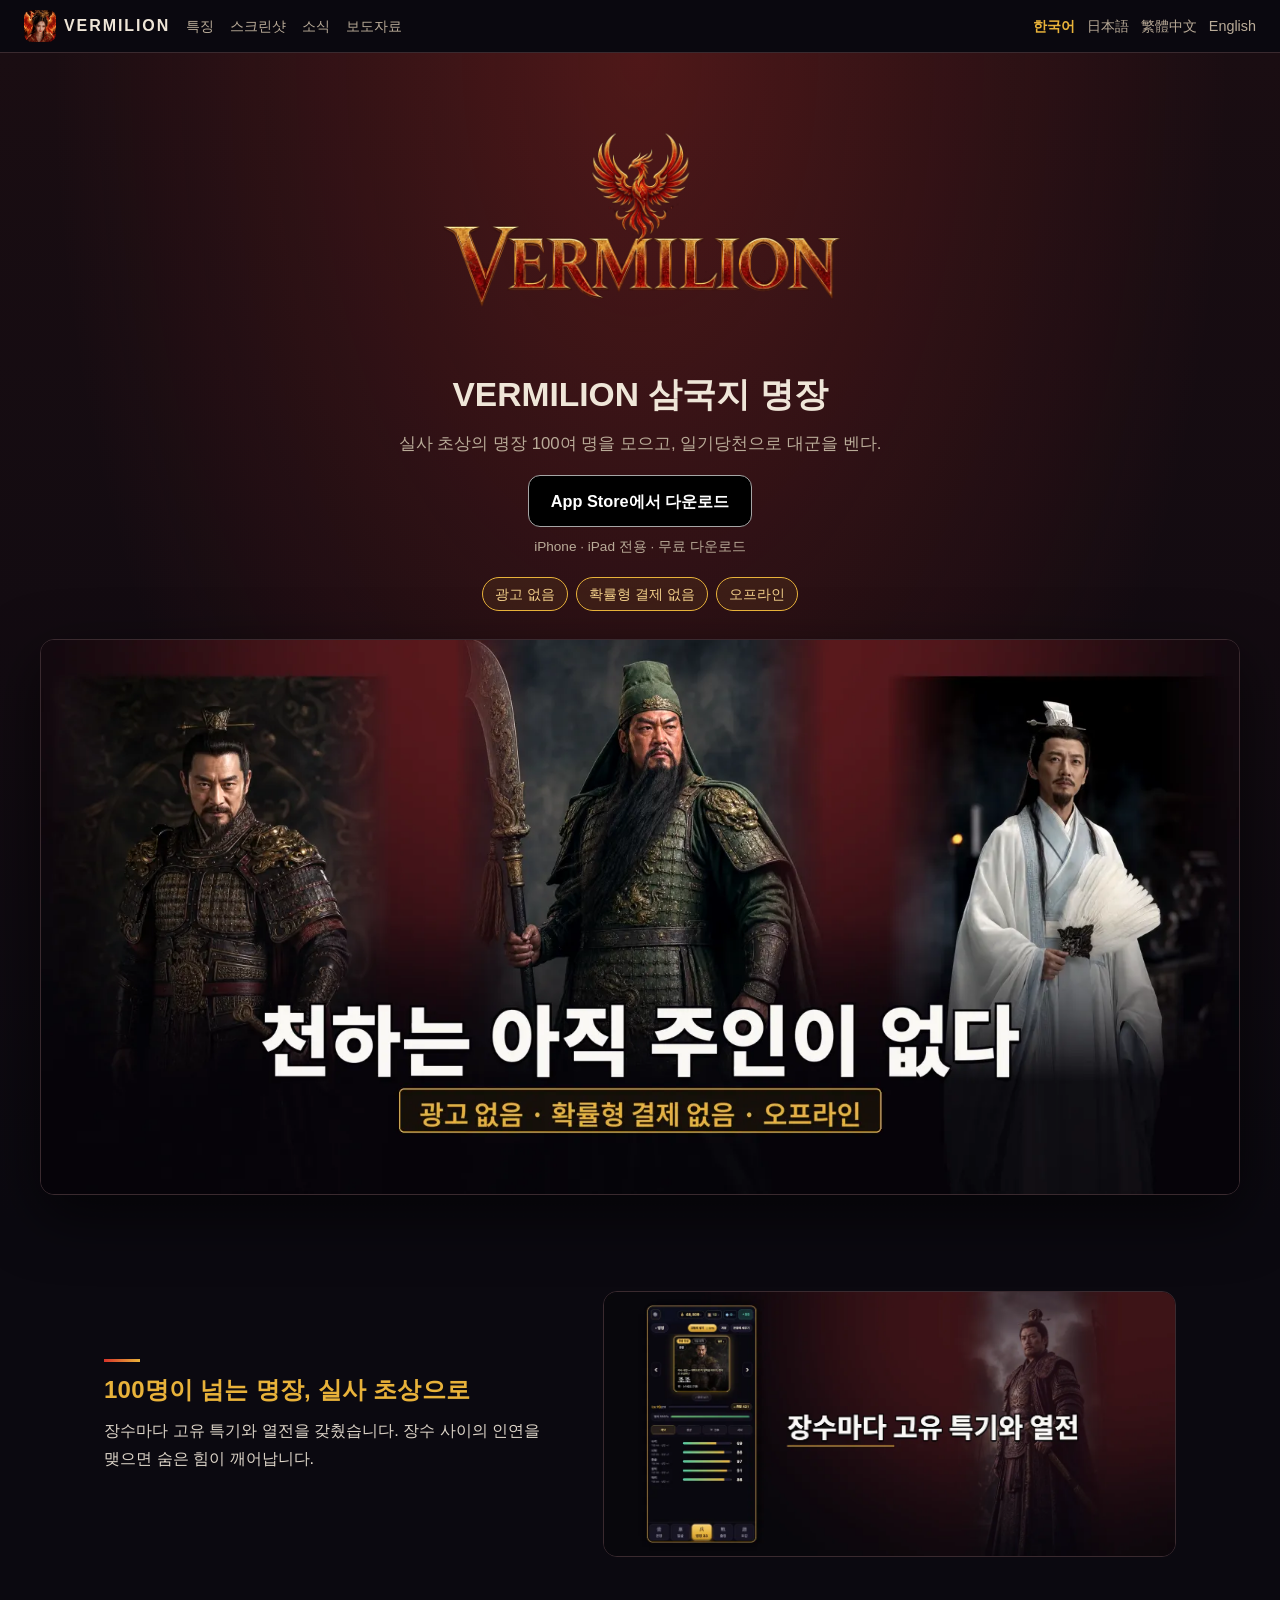
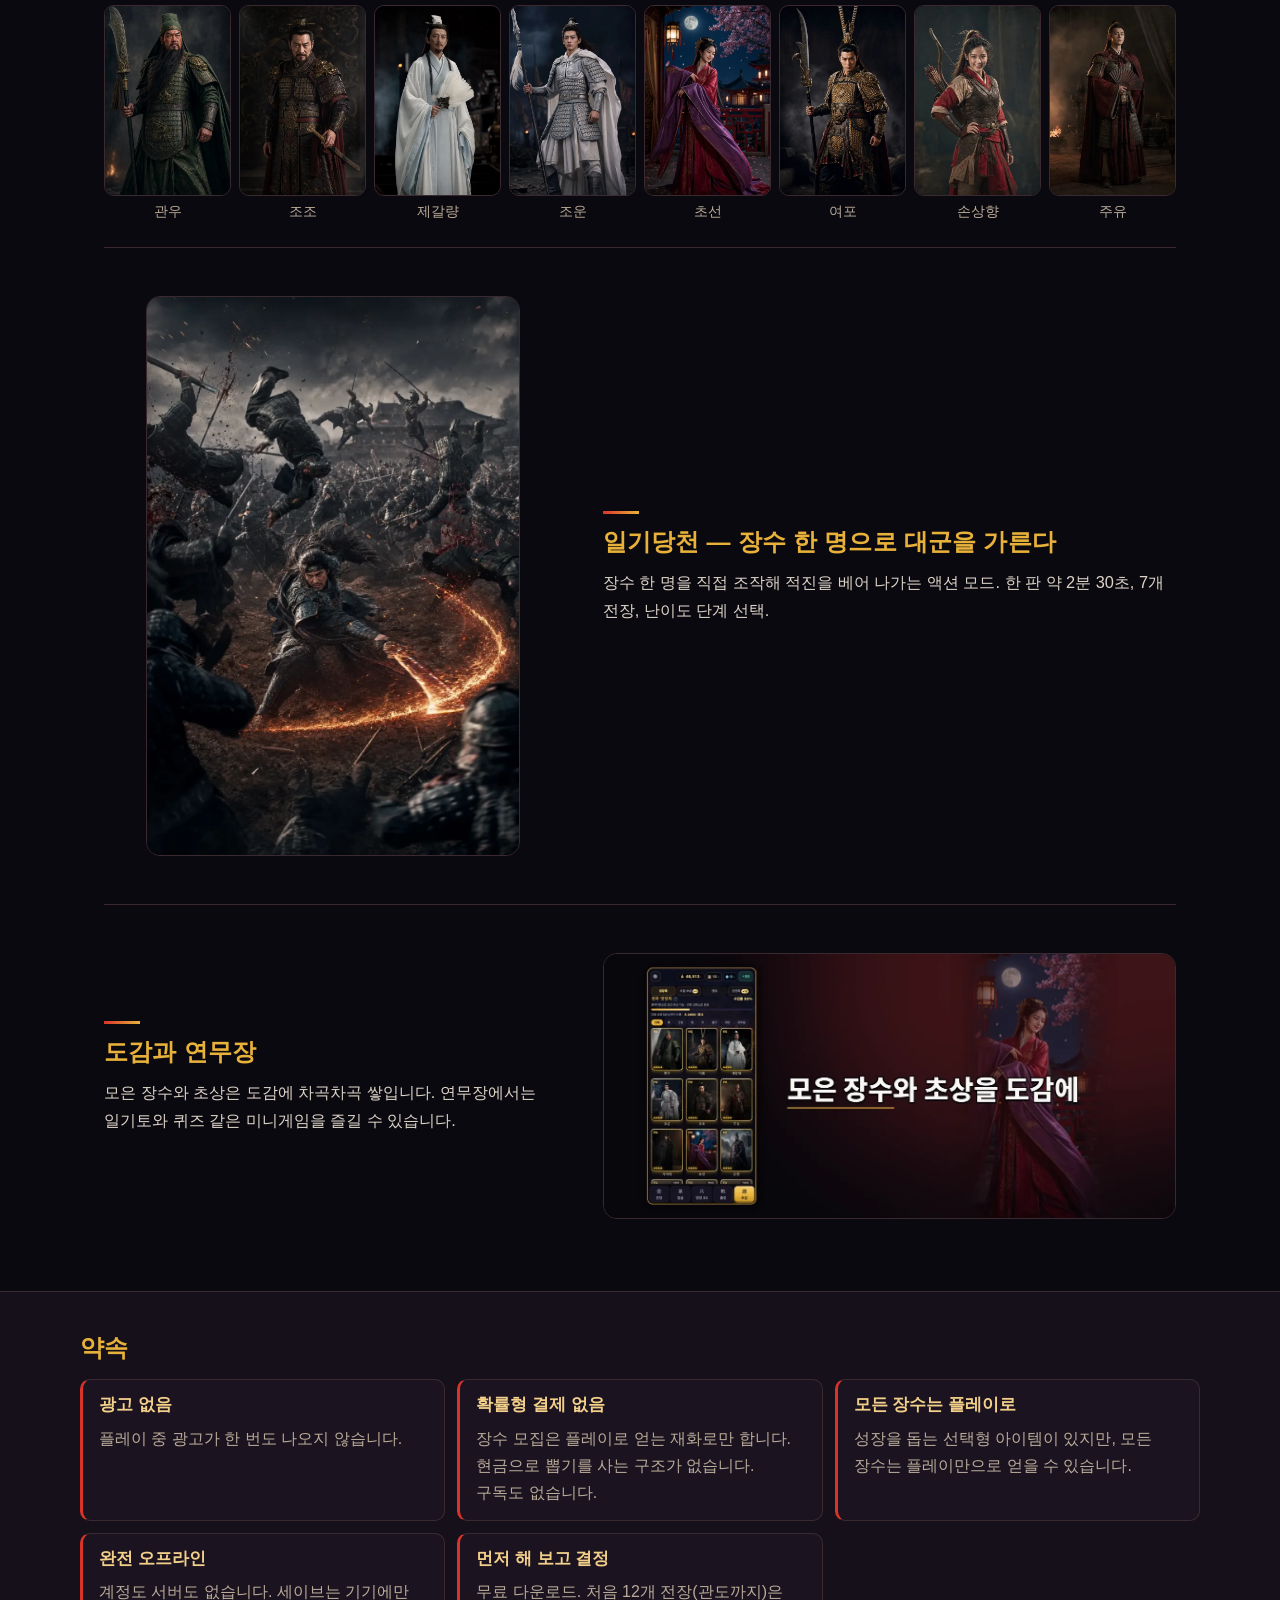
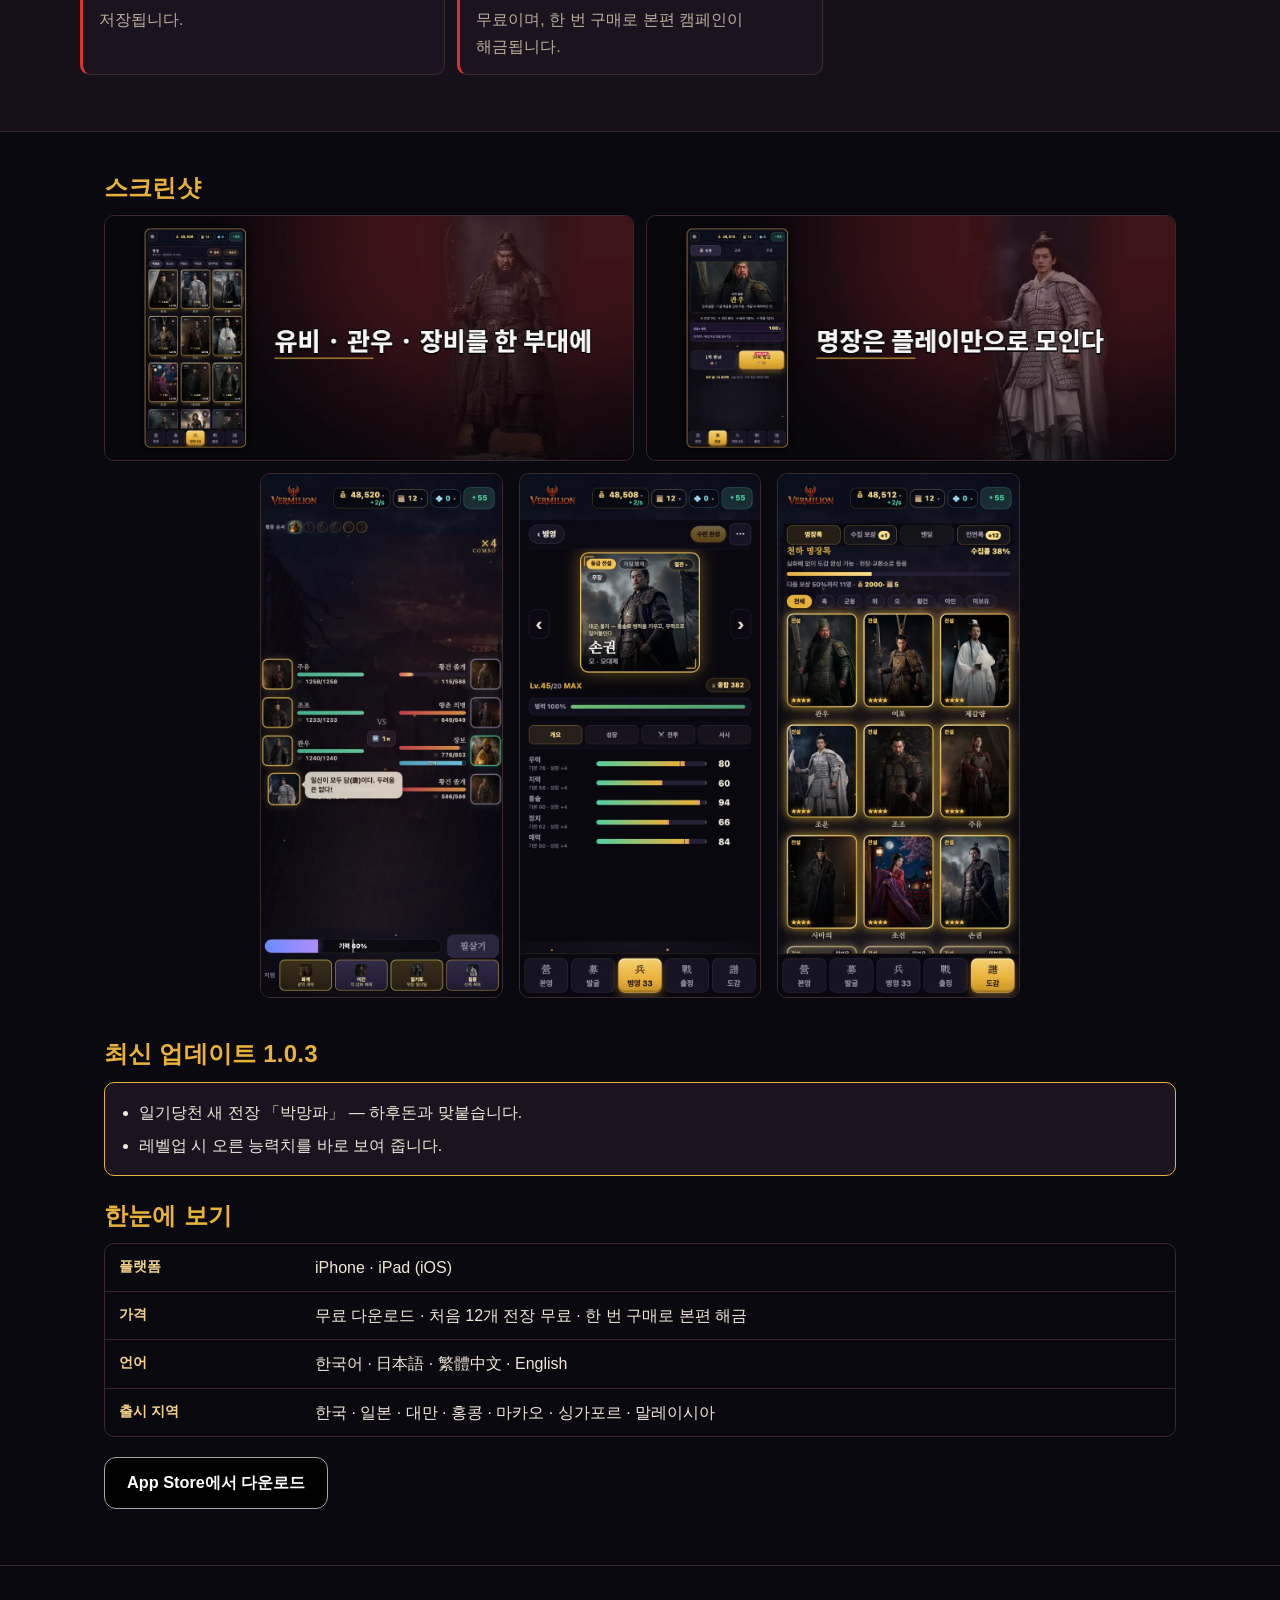
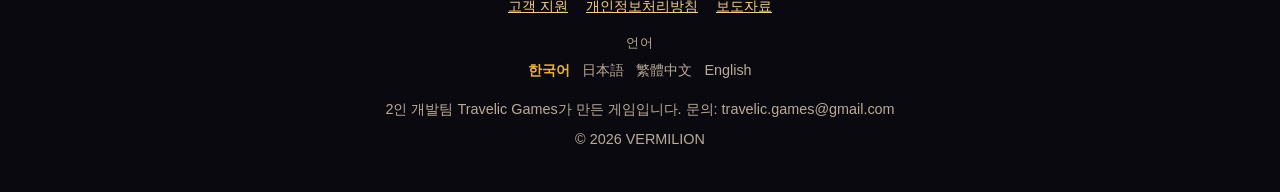
<file: index.html>
<!doctype html>
<html lang="ko">
<head>
<meta charset="utf-8">
<meta name="viewport" content="width=device-width, initial-scale=1">
<title>VERMILION 삼국지 명장 — 광고 없는 삼국지 장수 수집 RPG (iPhone·iPad)</title>
<meta name="description" content="실사 초상의 명장 100여 명을 모으는 삼국지 장수 수집 RPG. 광고 없음 · 확률형 결제 없음 · 완전 오프라인. 모든 장수는 플레이로 획득 가능. 처음 12개 전장(관도까지) 무료, 한 번 구매로 본편 해금.">
<meta name="theme-color" content="#0b0910">
<link rel="canonical" href="https://aucus.github.io/vermilion-game/">
<link rel="alternate" hreflang="ko" href="https://aucus.github.io/vermilion-game/">
<link rel="alternate" hreflang="ja" href="https://aucus.github.io/vermilion-game/ja/">
<link rel="alternate" hreflang="zh-Hant" href="https://aucus.github.io/vermilion-game/zh-hant/">
<link rel="alternate" hreflang="en" href="https://aucus.github.io/vermilion-game/en/">
<link rel="alternate" hreflang="x-default" href="https://aucus.github.io/vermilion-game/">
<meta property="og:type" content="website">
<meta property="og:site_name" content="VERMILION">
<meta property="og:title" content="VERMILION 삼국지 명장 — 광고 없는 삼국지 장수 수집 RPG (iPhone·iPad)">
<meta property="og:description" content="실사 초상의 명장 100여 명을 모으는 삼국지 장수 수집 RPG. 광고 없음 · 확률형 결제 없음 · 완전 오프라인. 모든 장수는 플레이로 획득 가능. 처음 12개 전장(관도까지) 무료, 한 번 구매로 본편 해금.">
<meta property="og:url" content="https://aucus.github.io/vermilion-game/">
<meta property="og:image" content="https://aucus.github.io/vermilion-game/img/shots/ko/s1-hero.webp">
<meta property="og:image:width" content="1600">
<meta property="og:image:height" content="740">
<meta property="og:image:alt" content="VERMILION 키 아트 — 관우·조조·제갈량 실사 초상과 &#x27;천하는 아직 주인이 없다&#x27; 문구">
<meta property="og:locale" content="ko_KR">
<meta property="og:locale:alternate" content="ja_JP">
<meta property="og:locale:alternate" content="zh_TW">
<meta property="og:locale:alternate" content="en_US">
<meta name="twitter:card" content="summary_large_image">
<meta name="twitter:title" content="VERMILION 삼국지 명장 — 광고 없는 삼국지 장수 수집 RPG (iPhone·iPad)">
<meta name="twitter:description" content="실사 초상의 명장 100여 명을 모으는 삼국지 장수 수집 RPG. 광고 없음 · 확률형 결제 없음 · 완전 오프라인. 모든 장수는 플레이로 획득 가능. 처음 12개 전장(관도까지) 무료, 한 번 구매로 본편 해금.">
<meta name="twitter:image" content="https://aucus.github.io/vermilion-game/img/shots/ko/s1-hero.webp">
<meta name="apple-itunes-app" content="app-id=6795466218">
<link rel="icon" type="image/png" href="favicon.png">
<link rel="apple-touch-icon" href="apple-touch-icon.png">
<link rel="stylesheet" href="style.css">
<link rel="preload" as="image" href="img/shots/ko/s1-hero.webp" fetchpriority="high">
</head>
<body>
<a class="skip" href="#main">본문으로 건너뛰기</a>
<header class="topbar">
  <a class="brand" href="./"><img src="img/icon.webp" width="32" height="32" alt="" decoding="async"><span>VERMILION</span></a>
  <nav class="topnav" aria-label="Sections"><a href="#features">특징</a><a href="#screenshots">스크린샷</a><a href="#news">소식</a><a href="press/">보도자료</a></nav>
  <nav class="langs" aria-label="Language"><a href="./" hreflang="ko" lang="ko" aria-current="page">한국어</a><a href="ja/" hreflang="ja" lang="ja">日本語</a><a href="zh-hant/" hreflang="zh-Hant" lang="zh-Hant">繁體中文</a><a href="en/" hreflang="en" lang="en">English</a></nav>
</header>
<main id="main">
<section class="hero">
  <div class="hero-inner">
    <img class="wordmark" src="img/wordmark.webp" width="900" height="600" alt="VERMILION" decoding="async">
    <h1>VERMILION 삼국지 명장</h1>
    <p class="pitch">실사 초상의 명장 100여 명을 모으고, 일기당천으로 대군을 벤다.</p>
    <a class="store" href="https://apps.apple.com/app/id6795466218?pt=129231526&ct=web-ko&mt=8" rel="noopener"><span>App Store에서 다운로드</span></a>
    <p class="store-note">iPhone · iPad 전용 · 무료 다운로드</p>
    <ul class="badges"><li>광고 없음</li><li>확률형 결제 없음</li><li>오프라인</li></ul>
  </div>
  <figure class="keyart"><img src="img/shots/ko/s1-hero.webp" width="1600" height="740" alt="VERMILION 키 아트 — 관우·조조·제갈량 실사 초상과 &#x27;천하는 아직 주인이 없다&#x27; 문구" fetchpriority="high" decoding="async"></figure>
</section>

<div id="features" class="features">
<section class="feature" id="generals"><div class="feature-text"><h2>100명이 넘는 명장, 실사 초상으로</h2><p>장수마다 고유 특기와 열전을 갖췄습니다. 장수 사이의 인연을 맺으면 숨은 힘이 깨어납니다.</p></div><div class="feature-media"><img src="img/shots/ko/s5-detail.webp" width="1200" height="555" alt="장수 상세 화면 — 장수마다 고유 특기와 열전" loading="lazy" decoding="async"></div></section><div class="gen-strip" role="list"><figure class="gen"><img src="img/generals/guanyu.webp" width="480" height="720" alt="관우 실사 초상" loading="lazy" decoding="async"><figcaption>관우</figcaption></figure><figure class="gen"><img src="img/generals/caocao.webp" width="480" height="720" alt="조조 실사 초상" loading="lazy" decoding="async"><figcaption>조조</figcaption></figure><figure class="gen"><img src="img/generals/zhuge.webp" width="480" height="720" alt="제갈량 실사 초상" loading="lazy" decoding="async"><figcaption>제갈량</figcaption></figure><figure class="gen"><img src="img/generals/zhaoyun.webp" width="480" height="720" alt="조운 실사 초상" loading="lazy" decoding="async"><figcaption>조운</figcaption></figure><figure class="gen"><img src="img/generals/diaochan.webp" width="480" height="720" alt="초선 실사 초상" loading="lazy" decoding="async"><figcaption>초선</figcaption></figure><figure class="gen"><img src="img/generals/lubu.webp" width="480" height="720" alt="여포 실사 초상" loading="lazy" decoding="async"><figcaption>여포</figcaption></figure><figure class="gen"><img src="img/generals/sunshangxiang.webp" width="480" height="720" alt="손상향 실사 초상" loading="lazy" decoding="async"><figcaption>손상향</figcaption></figure><figure class="gen"><img src="img/generals/zhouyu.webp" width="480" height="720" alt="주유 실사 초상" loading="lazy" decoding="async"><figcaption>주유</figcaption></figure></div><section class="feature flip" id="action"><div class="feature-text"><h2>일기당천 — 장수 한 명으로 대군을 가른다</h2><p>장수 한 명을 직접 조작해 적진을 베어 나가는 액션 모드. 한 판 약 2분 30초, 7개 전장, 난이도 단계 선택.</p></div><div class="feature-media"><img src="img/action-mode.webp" width="900" height="1350" alt="일기당천 모드 — 불꽃 궤적을 그리며 적군 한가운데를 베어 나가는 장수" loading="lazy" decoding="async" class="tall"></div></section><section class="feature" id="codex"><div class="feature-text"><h2>도감과 연무장</h2><p>모은 장수와 초상은 도감에 차곡차곡 쌓입니다. 연무장에서는 일기토와 퀴즈 같은 미니게임을 즐길 수 있습니다.</p></div><div class="feature-media"><img src="img/shots/ko/s6-codex.webp" width="1200" height="555" alt="도감 화면 — 모은 장수와 초상을 도감에" loading="lazy" decoding="async"></div></section>
</div>

<section class="promise" aria-labelledby="promise-h">
  <h2 id="promise-h">약속</h2>
  <ul><li><h3>광고 없음</h3><p>플레이 중 광고가 한 번도 나오지 않습니다.</p></li><li><h3>확률형 결제 없음</h3><p>장수 모집은 플레이로 얻는 재화로만 합니다. 현금으로 뽑기를 사는 구조가 없습니다. 구독도 없습니다.</p></li><li><h3>모든 장수는 플레이로</h3><p>성장을 돕는 선택형 아이템이 있지만, 모든 장수는 플레이만으로 얻을 수 있습니다.</p></li><li><h3>완전 오프라인</h3><p>계정도 서버도 없습니다. 세이브는 기기에만 저장됩니다.</p></li><li><h3>먼저 해 보고 결정</h3><p>무료 다운로드. 처음 12개 전장(관도까지)은 무료이며, 한 번 구매로 본편 캠페인이 해금됩니다.</p></li></ul>
</section>

<section class="gallery" id="screenshots" aria-labelledby="shots-h">
  <h2 id="shots-h">스크린샷</h2>
  <div class="grid-land"><figure><img src="img/shots/ko/s3-barracks.webp" width="1200" height="555" alt="병영 화면 — 유비·관우·장비를 한 부대에" loading="lazy" decoding="async"></figure><figure><img src="img/shots/ko/s7-collect.webp" width="1200" height="555" alt="인재 발굴 화면 — 명장은 플레이만으로 모인다" loading="lazy" decoding="async"></figure></div>
  <div class="grid-port"><figure><img src="img/shots/ko/p-04-battle.webp" width="600" height="1304" alt="게임 화면: 전투" loading="lazy" decoding="async"></figure><figure><img src="img/shots/ko/p-01-general-detail.webp" width="600" height="1304" alt="게임 화면: 장수 상세" loading="lazy" decoding="async"></figure><figure><img src="img/shots/ko/p-07-codex.webp" width="600" height="1304" alt="게임 화면: 도감" loading="lazy" decoding="async"></figure></div>
</section>

<!-- NEWS BLOCK: edit only this section for update notes -->
<section class="news" id="news" aria-labelledby="news-h">
  <h2 id="news-h">최신 업데이트 1.0.3</h2>
  <ul><li>일기당천 새 전장 「박망파」 — 하후돈과 맞붙습니다.</li><li>레벨업 시 오른 능력치를 바로 보여 줍니다.</li></ul>
</section>
<!-- /NEWS BLOCK -->

<section class="facts" aria-labelledby="facts-h">
  <h2 id="facts-h">한눈에 보기</h2>
  <dl><div><dt>플랫폼</dt><dd>iPhone · iPad (iOS)</dd></div><div><dt>가격</dt><dd>무료 다운로드 · 처음 12개 전장 무료 · 한 번 구매로 본편 해금</dd></div><div><dt>언어</dt><dd>한국어 · 日本語 · 繁體中文 · English</dd></div><div><dt>출시 지역</dt><dd>한국 · 일본 · 대만 · 홍콩 · 마카오 · 싱가포르 · 말레이시아</dd></div></dl>
  <a class="store" href="https://apps.apple.com/app/id6795466218?pt=129231526&ct=web-ko&mt=8" rel="noopener"><span>App Store에서 다운로드</span></a>
</section>
</main>
<footer class="footer">
  <nav class="footlinks" aria-label="Links"><a href="https://aucus.github.io/vermilion-legal/" rel="noopener">고객 지원</a><a href="https://aucus.github.io/vermilion-legal/privacy-policy.html" rel="noopener">개인정보처리방침</a><a href="press/">보도자료</a></nav>
  <p class="lang-h">언어</p>
  <nav class="langs foot" aria-label="Language"><a href="./" hreflang="ko" lang="ko" aria-current="page">한국어</a><a href="ja/" hreflang="ja" lang="ja">日本語</a><a href="zh-hant/" hreflang="zh-Hant" lang="zh-Hant">繁體中文</a><a href="en/" hreflang="en" lang="en">English</a></nav>
  <p class="note">2인 개발팀 Travelic Games가 만든 게임입니다. 문의: travelic.games@gmail.com</p>
  <p class="copy">© 2026 VERMILION</p>
</footer>
</body>
</html>
</file>
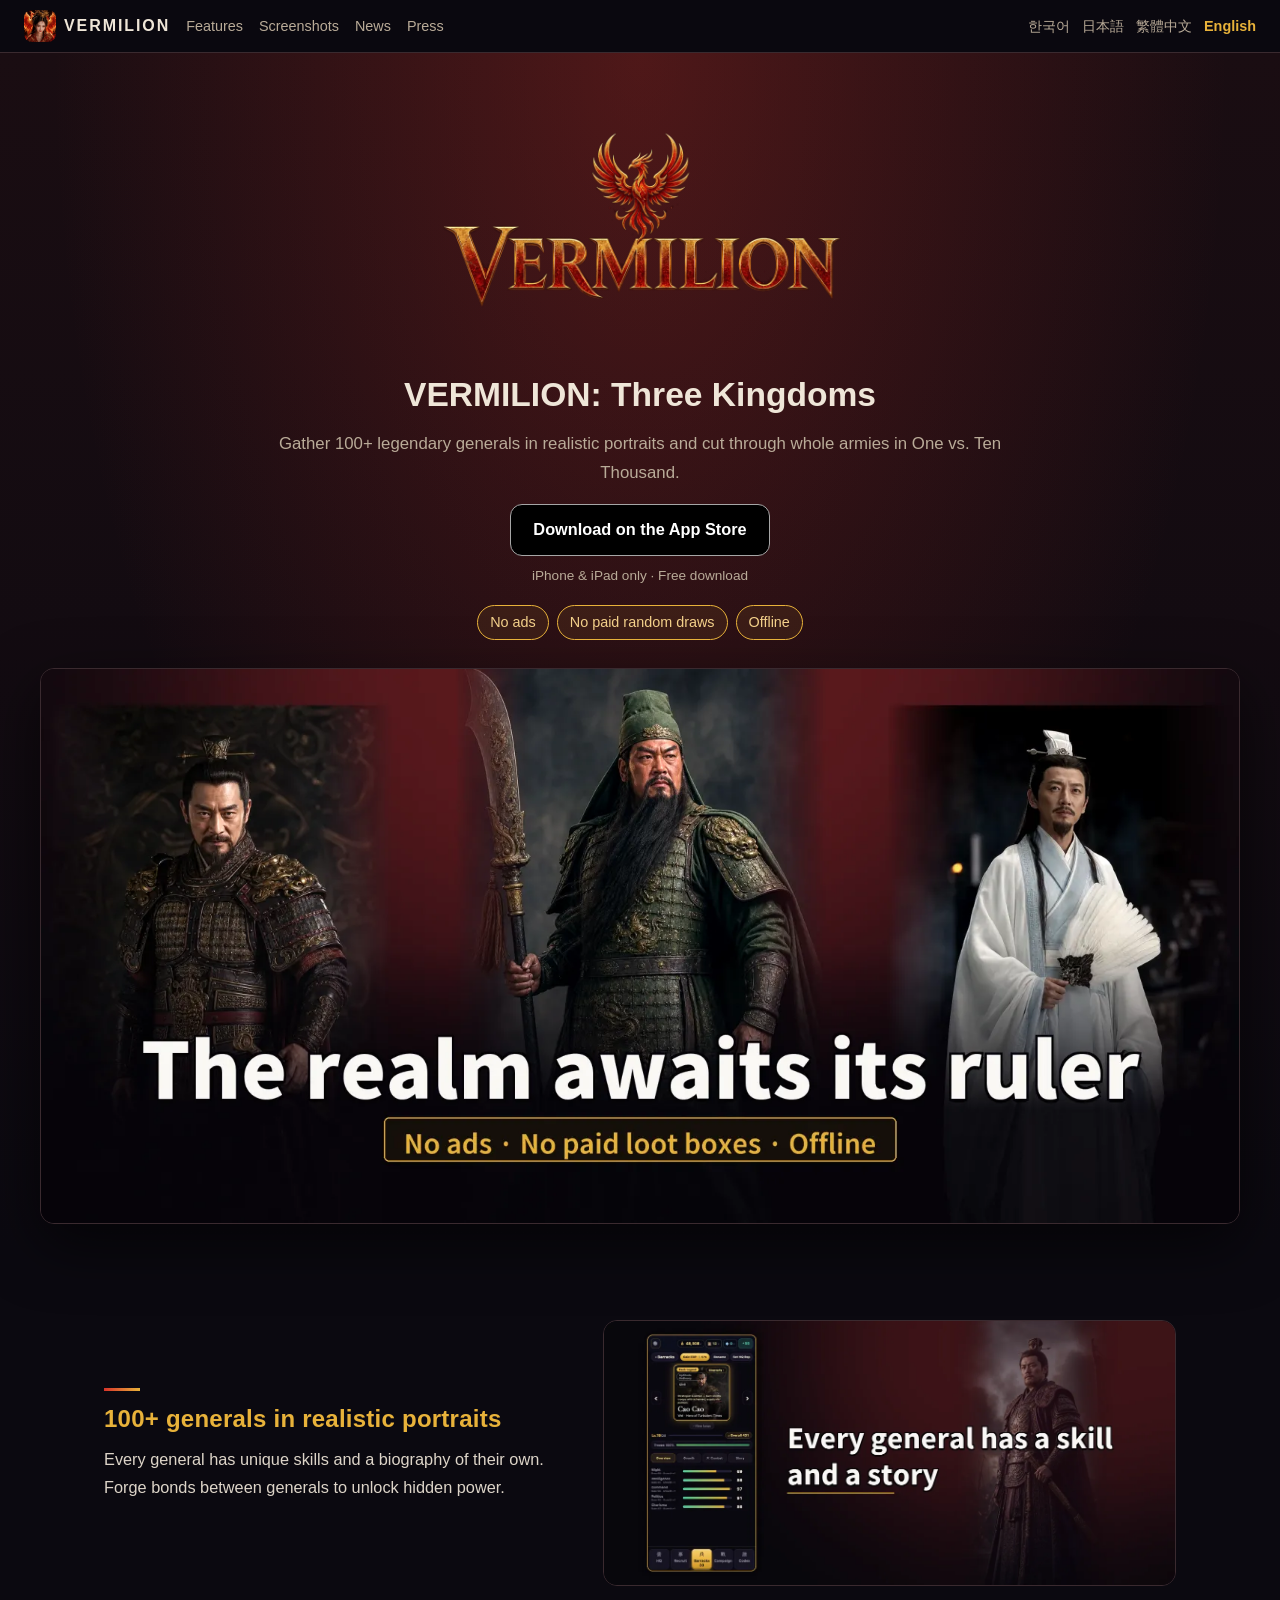
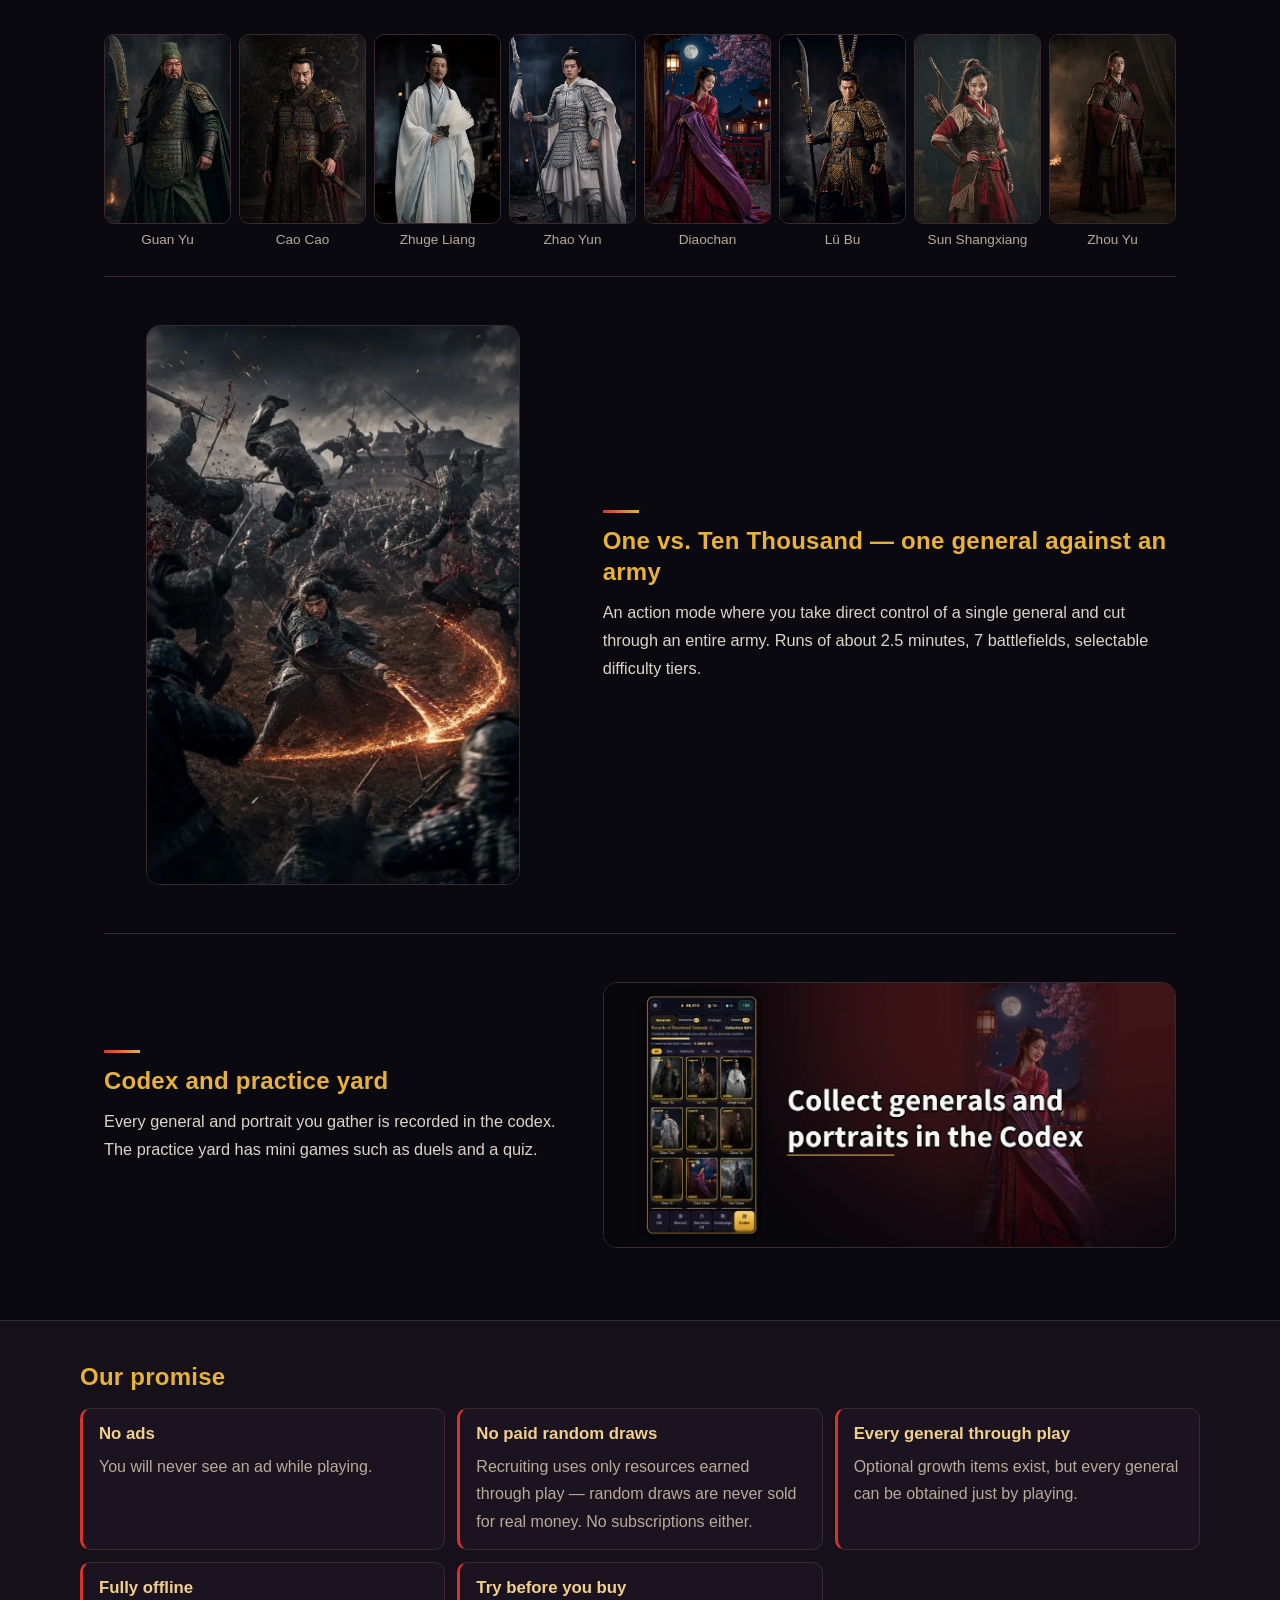
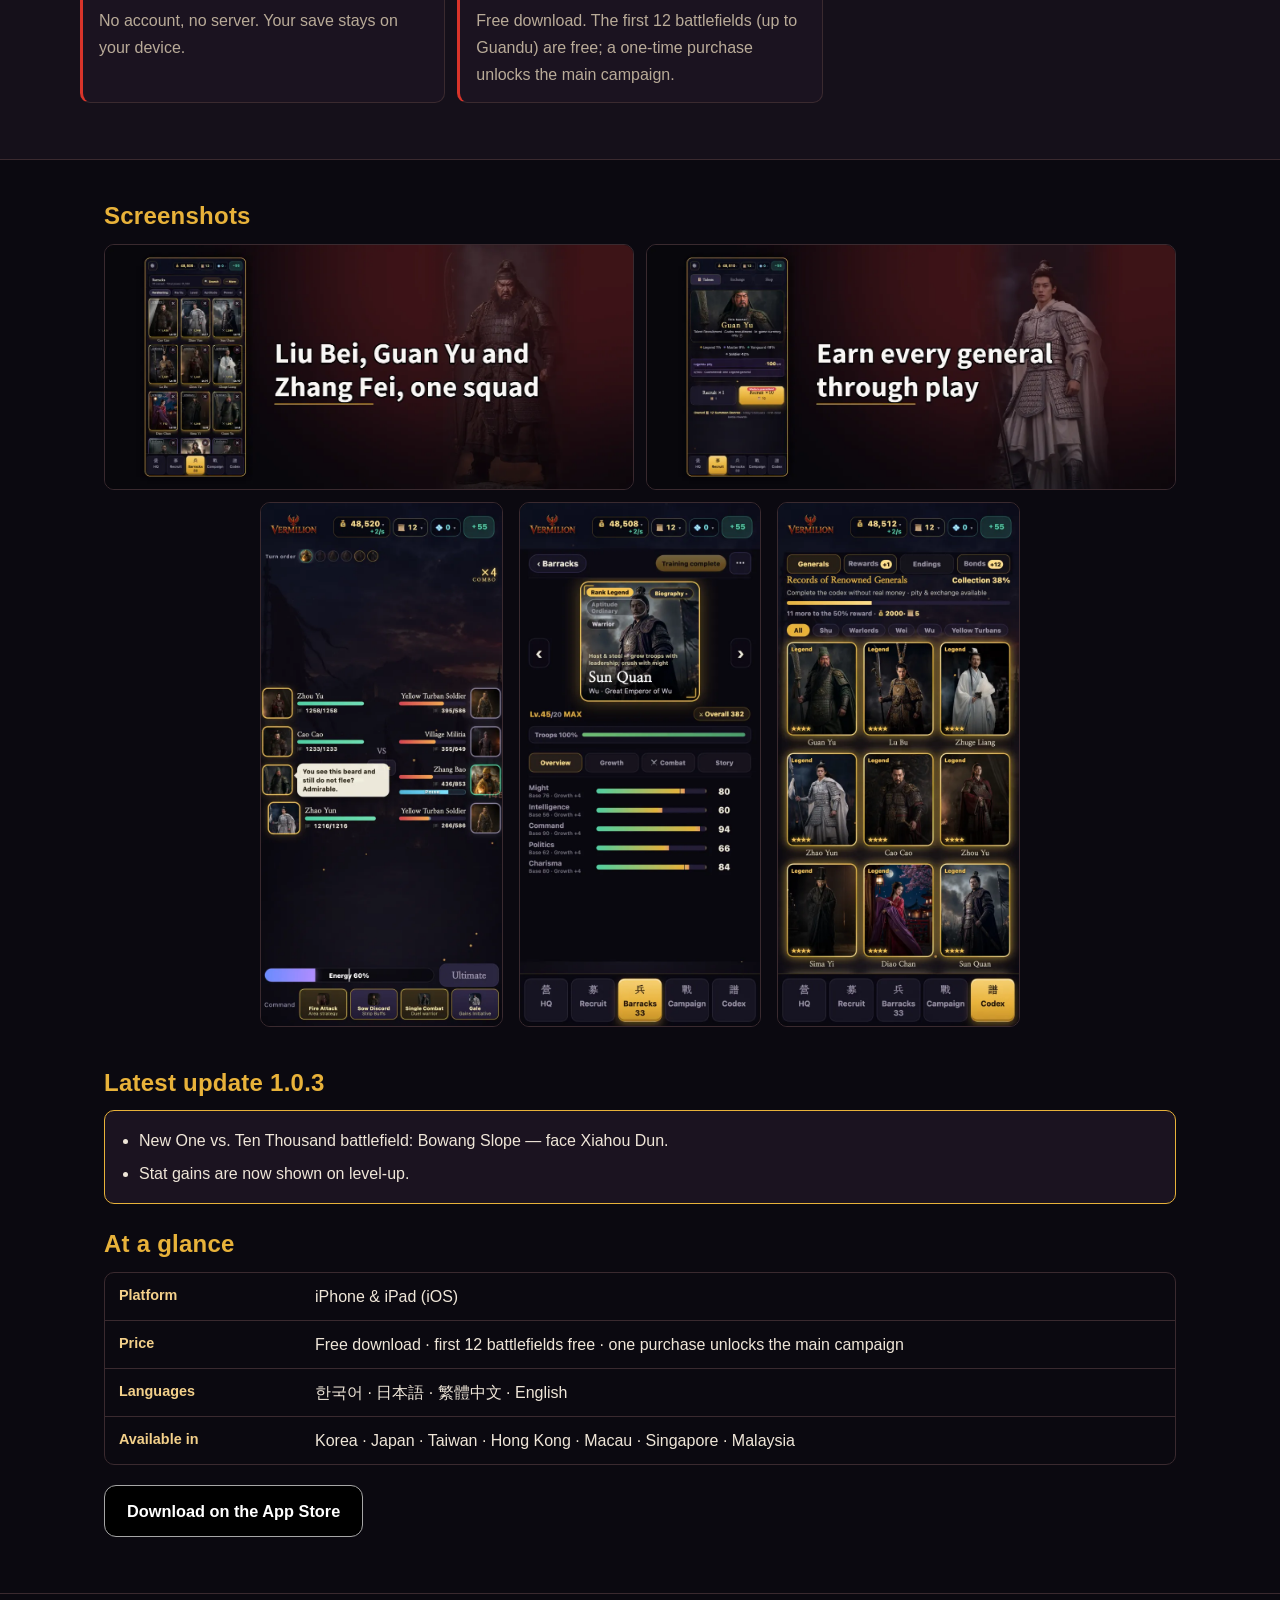
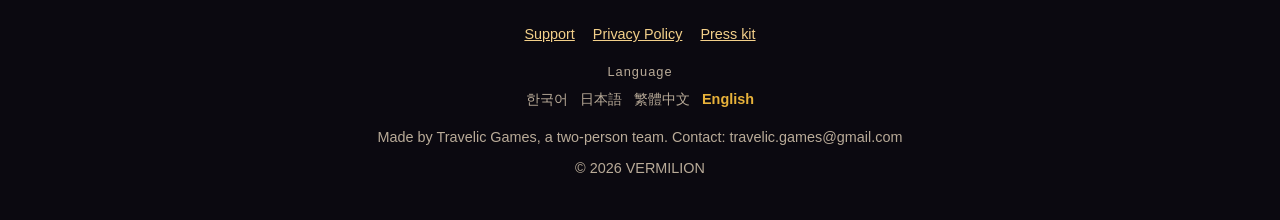
<file: en/index.html>
<!doctype html>
<html lang="en">
<head>
<meta charset="utf-8">
<meta name="viewport" content="width=device-width, initial-scale=1">
<title>VERMILION: Three Kingdoms — Collector RPG, No Ads, Fully Offline (iPhone &amp; iPad)</title>
<meta name="description" content="A Three Kingdoms collector RPG with 100+ generals in realistic portraits. No ads, no paid random draws, fully offline. Every general can be earned through play. The first 12 battlefields (up to Guandu) are free; one purchase unlocks the main campaign.">
<meta name="theme-color" content="#0b0910">
<link rel="canonical" href="https://aucus.github.io/vermilion-game/en/">
<link rel="alternate" hreflang="ko" href="https://aucus.github.io/vermilion-game/">
<link rel="alternate" hreflang="ja" href="https://aucus.github.io/vermilion-game/ja/">
<link rel="alternate" hreflang="zh-Hant" href="https://aucus.github.io/vermilion-game/zh-hant/">
<link rel="alternate" hreflang="en" href="https://aucus.github.io/vermilion-game/en/">
<link rel="alternate" hreflang="x-default" href="https://aucus.github.io/vermilion-game/">
<meta property="og:type" content="website">
<meta property="og:site_name" content="VERMILION">
<meta property="og:title" content="VERMILION: Three Kingdoms — Collector RPG, No Ads, Fully Offline (iPhone &amp; iPad)">
<meta property="og:description" content="A Three Kingdoms collector RPG with 100+ generals in realistic portraits. No ads, no paid random draws, fully offline. Every general can be earned through play. The first 12 battlefields (up to Guandu) are free; one purchase unlocks the main campaign.">
<meta property="og:url" content="https://aucus.github.io/vermilion-game/en/">
<meta property="og:image" content="https://aucus.github.io/vermilion-game/img/shots/en/s1-hero.webp">
<meta property="og:image:width" content="1600">
<meta property="og:image:height" content="740">
<meta property="og:image:alt" content="VERMILION key art — realistic portraits of Guan Yu, Cao Cao and Zhuge Liang with the line &#x27;The realm awaits its ruler&#x27;">
<meta property="og:locale" content="en_US">
<meta property="og:locale:alternate" content="ko_KR">
<meta property="og:locale:alternate" content="ja_JP">
<meta property="og:locale:alternate" content="zh_TW">
<meta name="twitter:card" content="summary_large_image">
<meta name="twitter:title" content="VERMILION: Three Kingdoms — Collector RPG, No Ads, Fully Offline (iPhone &amp; iPad)">
<meta name="twitter:description" content="A Three Kingdoms collector RPG with 100+ generals in realistic portraits. No ads, no paid random draws, fully offline. Every general can be earned through play. The first 12 battlefields (up to Guandu) are free; one purchase unlocks the main campaign.">
<meta name="twitter:image" content="https://aucus.github.io/vermilion-game/img/shots/en/s1-hero.webp">
<meta name="apple-itunes-app" content="app-id=6795466218">
<link rel="icon" type="image/png" href="../favicon.png">
<link rel="apple-touch-icon" href="../apple-touch-icon.png">
<link rel="stylesheet" href="../style.css">
<link rel="preload" as="image" href="../img/shots/en/s1-hero.webp" fetchpriority="high">
</head>
<body>
<a class="skip" href="#main">Skip to content</a>
<header class="topbar">
  <a class="brand" href="./"><img src="../img/icon.webp" width="32" height="32" alt="" decoding="async"><span>VERMILION</span></a>
  <nav class="topnav" aria-label="Sections"><a href="#features">Features</a><a href="#screenshots">Screenshots</a><a href="#news">News</a><a href="../press/">Press</a></nav>
  <nav class="langs" aria-label="Language"><a href="../" hreflang="ko" lang="ko">한국어</a><a href="../ja/" hreflang="ja" lang="ja">日本語</a><a href="../zh-hant/" hreflang="zh-Hant" lang="zh-Hant">繁體中文</a><a href="../en/" hreflang="en" lang="en" aria-current="page">English</a></nav>
</header>
<main id="main">
<section class="hero">
  <div class="hero-inner">
    <img class="wordmark" src="../img/wordmark.webp" width="900" height="600" alt="VERMILION" decoding="async">
    <h1>VERMILION: Three Kingdoms</h1>
    <p class="pitch">Gather 100+ legendary generals in realistic portraits and cut through whole armies in One vs. Ten Thousand.</p>
    <a class="store" href="https://apps.apple.com/app/id6795466218?pt=129231526&ct=web-en&mt=8" rel="noopener"><span>Download on the App Store</span></a>
    <p class="store-note">iPhone &amp; iPad only · Free download</p>
    <ul class="badges"><li>No ads</li><li>No paid random draws</li><li>Offline</li></ul>
  </div>
  <figure class="keyart"><img src="../img/shots/en/s1-hero.webp" width="1600" height="740" alt="VERMILION key art — realistic portraits of Guan Yu, Cao Cao and Zhuge Liang with the line &#x27;The realm awaits its ruler&#x27;" fetchpriority="high" decoding="async"></figure>
</section>

<div id="features" class="features">
<section class="feature" id="generals"><div class="feature-text"><h2>100+ generals in realistic portraits</h2><p>Every general has unique skills and a biography of their own. Forge bonds between generals to unlock hidden power.</p></div><div class="feature-media"><img src="../img/shots/en/s5-detail.webp" width="1200" height="555" alt="General detail screen — unique skills and biography" loading="lazy" decoding="async"></div></section><div class="gen-strip" role="list"><figure class="gen"><img src="../img/generals/guanyu.webp" width="480" height="720" alt="Realistic portrait of Guan Yu" loading="lazy" decoding="async"><figcaption>Guan Yu</figcaption></figure><figure class="gen"><img src="../img/generals/caocao.webp" width="480" height="720" alt="Realistic portrait of Cao Cao" loading="lazy" decoding="async"><figcaption>Cao Cao</figcaption></figure><figure class="gen"><img src="../img/generals/zhuge.webp" width="480" height="720" alt="Realistic portrait of Zhuge Liang" loading="lazy" decoding="async"><figcaption>Zhuge Liang</figcaption></figure><figure class="gen"><img src="../img/generals/zhaoyun.webp" width="480" height="720" alt="Realistic portrait of Zhao Yun" loading="lazy" decoding="async"><figcaption>Zhao Yun</figcaption></figure><figure class="gen"><img src="../img/generals/diaochan.webp" width="480" height="720" alt="Realistic portrait of Diaochan" loading="lazy" decoding="async"><figcaption>Diaochan</figcaption></figure><figure class="gen"><img src="../img/generals/lubu.webp" width="480" height="720" alt="Realistic portrait of Lü Bu" loading="lazy" decoding="async"><figcaption>Lü Bu</figcaption></figure><figure class="gen"><img src="../img/generals/sunshangxiang.webp" width="480" height="720" alt="Realistic portrait of Sun Shangxiang" loading="lazy" decoding="async"><figcaption>Sun Shangxiang</figcaption></figure><figure class="gen"><img src="../img/generals/zhouyu.webp" width="480" height="720" alt="Realistic portrait of Zhou Yu" loading="lazy" decoding="async"><figcaption>Zhou Yu</figcaption></figure></div><section class="feature flip" id="action"><div class="feature-text"><h2>One vs. Ten Thousand — one general against an army</h2><p>An action mode where you take direct control of a single general and cut through an entire army. Runs of about 2.5 minutes, 7 battlefields, selectable difficulty tiers.</p></div><div class="feature-media"><img src="../img/action-mode.webp" width="900" height="1350" alt="One vs. Ten Thousand mode — a general carving a trail of fire through an enemy army" loading="lazy" decoding="async" class="tall"></div></section><section class="feature" id="codex"><div class="feature-text"><h2>Codex and practice yard</h2><p>Every general and portrait you gather is recorded in the codex. The practice yard has mini games such as duels and a quiz.</p></div><div class="feature-media"><img src="../img/shots/en/s6-codex.webp" width="1200" height="555" alt="Codex screen — every general and portrait you gather" loading="lazy" decoding="async"></div></section>
</div>

<section class="promise" aria-labelledby="promise-h">
  <h2 id="promise-h">Our promise</h2>
  <ul><li><h3>No ads</h3><p>You will never see an ad while playing.</p></li><li><h3>No paid random draws</h3><p>Recruiting uses only resources earned through play — random draws are never sold for real money. No subscriptions either.</p></li><li><h3>Every general through play</h3><p>Optional growth items exist, but every general can be obtained just by playing.</p></li><li><h3>Fully offline</h3><p>No account, no server. Your save stays on your device.</p></li><li><h3>Try before you buy</h3><p>Free download. The first 12 battlefields (up to Guandu) are free; a one-time purchase unlocks the main campaign.</p></li></ul>
</section>

<section class="gallery" id="screenshots" aria-labelledby="shots-h">
  <h2 id="shots-h">Screenshots</h2>
  <div class="grid-land"><figure><img src="../img/shots/en/s3-barracks.webp" width="1200" height="555" alt="Barracks screen — Liu Bei, Guan Yu and Zhang Fei in one squad" loading="lazy" decoding="async"></figure><figure><img src="../img/shots/en/s7-collect.webp" width="1200" height="555" alt="Recruiting screen — generals are gathered through play" loading="lazy" decoding="async"></figure></div>
  <div class="grid-port"><figure><img src="../img/shots/en/p-04-battle.webp" width="600" height="1304" alt="In-game screen: battle" loading="lazy" decoding="async"></figure><figure><img src="../img/shots/en/p-01-general-detail.webp" width="600" height="1304" alt="In-game screen: general detail" loading="lazy" decoding="async"></figure><figure><img src="../img/shots/en/p-07-codex.webp" width="600" height="1304" alt="In-game screen: codex" loading="lazy" decoding="async"></figure></div>
</section>

<!-- NEWS BLOCK: edit only this section for update notes -->
<section class="news" id="news" aria-labelledby="news-h">
  <h2 id="news-h">Latest update 1.0.3</h2>
  <ul><li>New One vs. Ten Thousand battlefield: Bowang Slope — face Xiahou Dun.</li><li>Stat gains are now shown on level-up.</li></ul>
</section>
<!-- /NEWS BLOCK -->

<section class="facts" aria-labelledby="facts-h">
  <h2 id="facts-h">At a glance</h2>
  <dl><div><dt>Platform</dt><dd>iPhone &amp; iPad (iOS)</dd></div><div><dt>Price</dt><dd>Free download · first 12 battlefields free · one purchase unlocks the main campaign</dd></div><div><dt>Languages</dt><dd>한국어 · 日本語 · 繁體中文 · English</dd></div><div><dt>Available in</dt><dd>Korea · Japan · Taiwan · Hong Kong · Macau · Singapore · Malaysia</dd></div></dl>
  <a class="store" href="https://apps.apple.com/app/id6795466218?pt=129231526&ct=web-en&mt=8" rel="noopener"><span>Download on the App Store</span></a>
</section>
</main>
<footer class="footer">
  <nav class="footlinks" aria-label="Links"><a href="https://aucus.github.io/vermilion-legal/" rel="noopener">Support</a><a href="https://aucus.github.io/vermilion-legal/privacy-policy.html" rel="noopener">Privacy Policy</a><a href="../press/">Press kit</a></nav>
  <p class="lang-h">Language</p>
  <nav class="langs foot" aria-label="Language"><a href="../" hreflang="ko" lang="ko">한국어</a><a href="../ja/" hreflang="ja" lang="ja">日本語</a><a href="../zh-hant/" hreflang="zh-Hant" lang="zh-Hant">繁體中文</a><a href="../en/" hreflang="en" lang="en" aria-current="page">English</a></nav>
  <p class="note">Made by Travelic Games, a two-person team. Contact: travelic.games@gmail.com</p>
  <p class="copy">© 2026 VERMILION</p>
</footer>
</body>
</html>
</file>
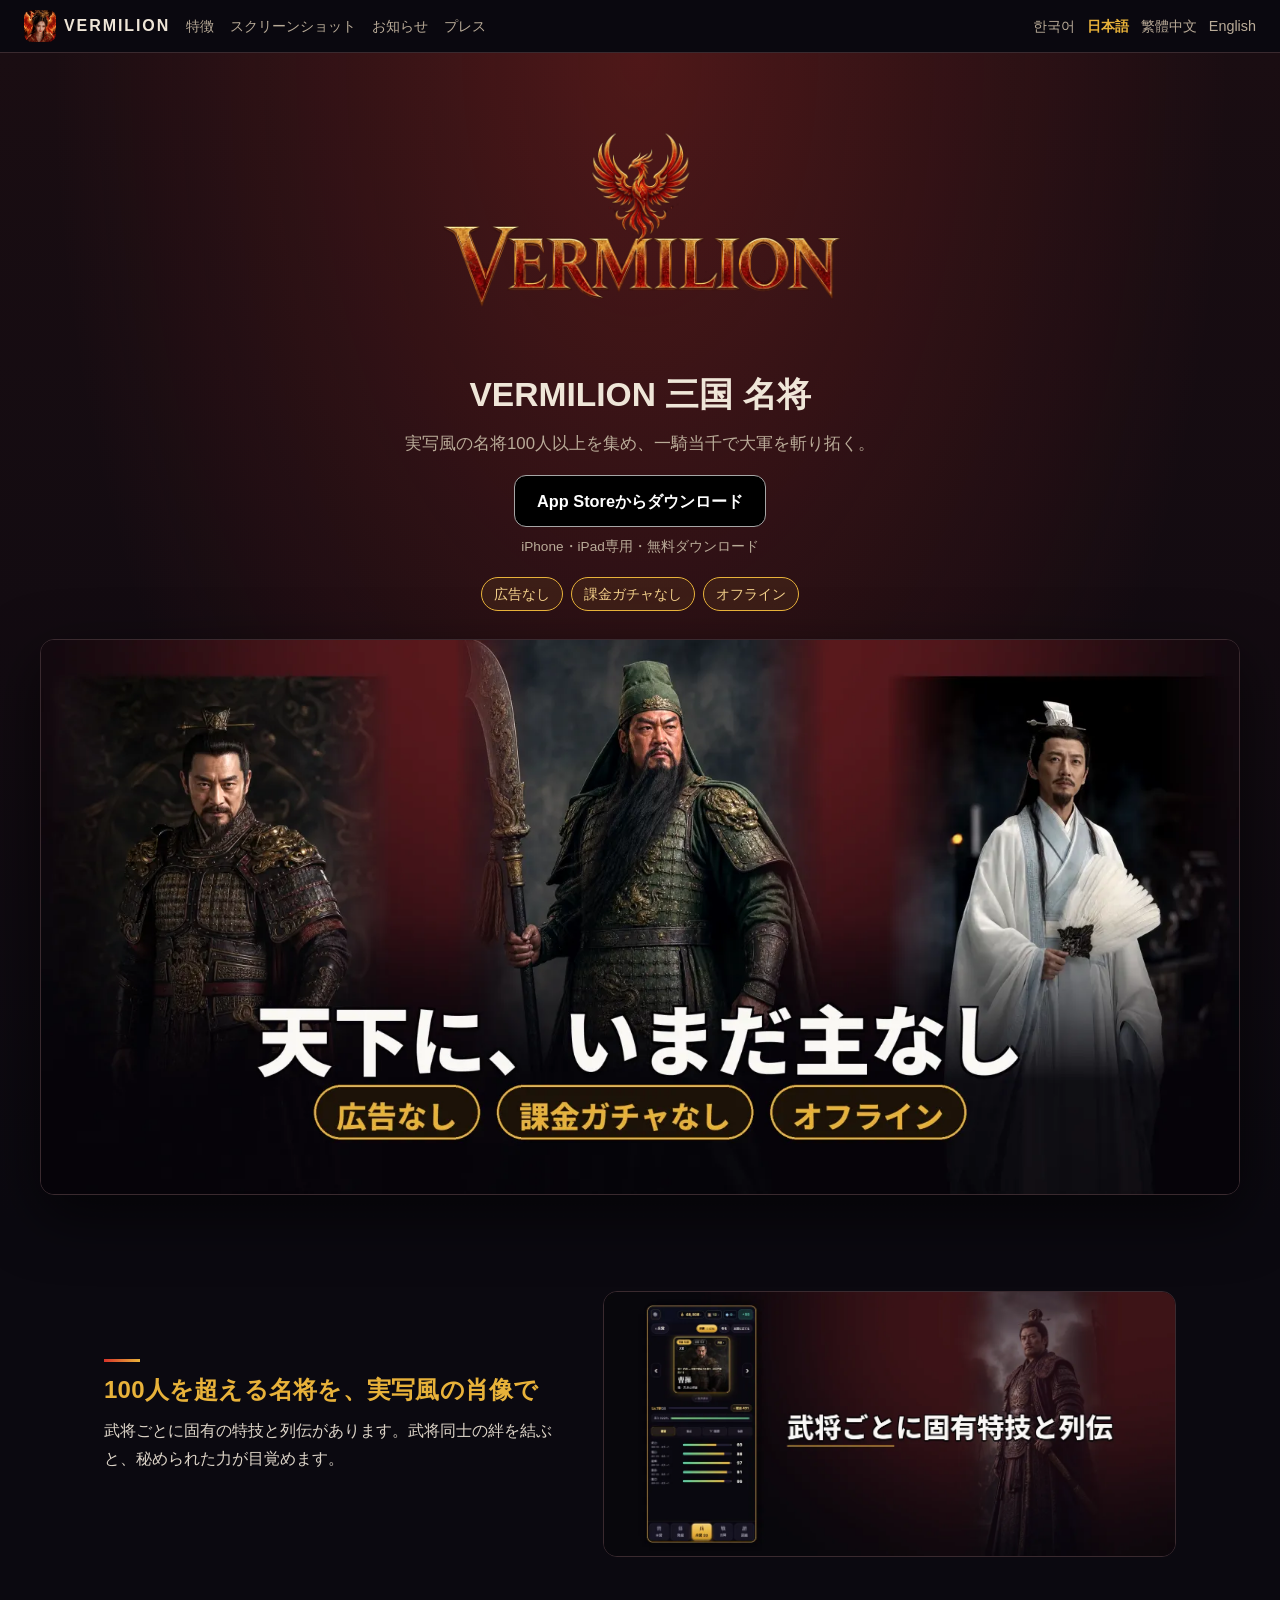
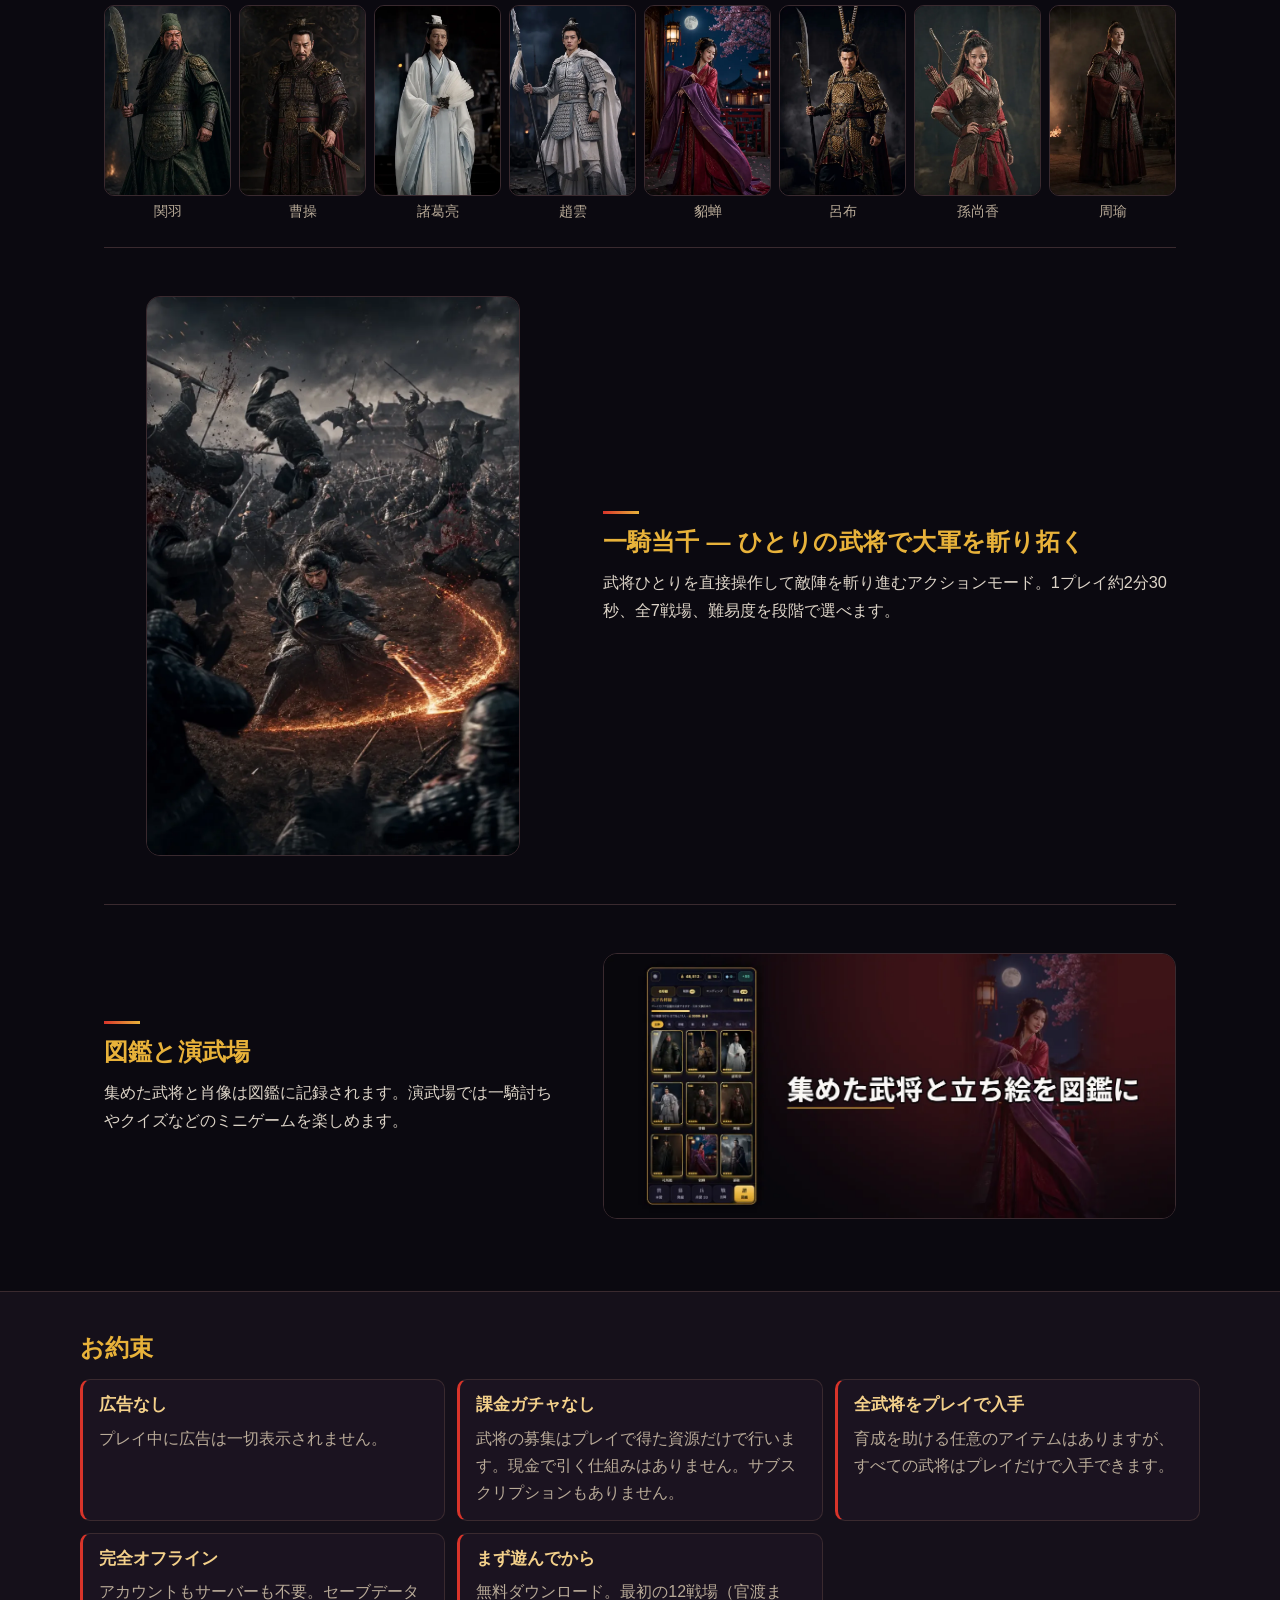
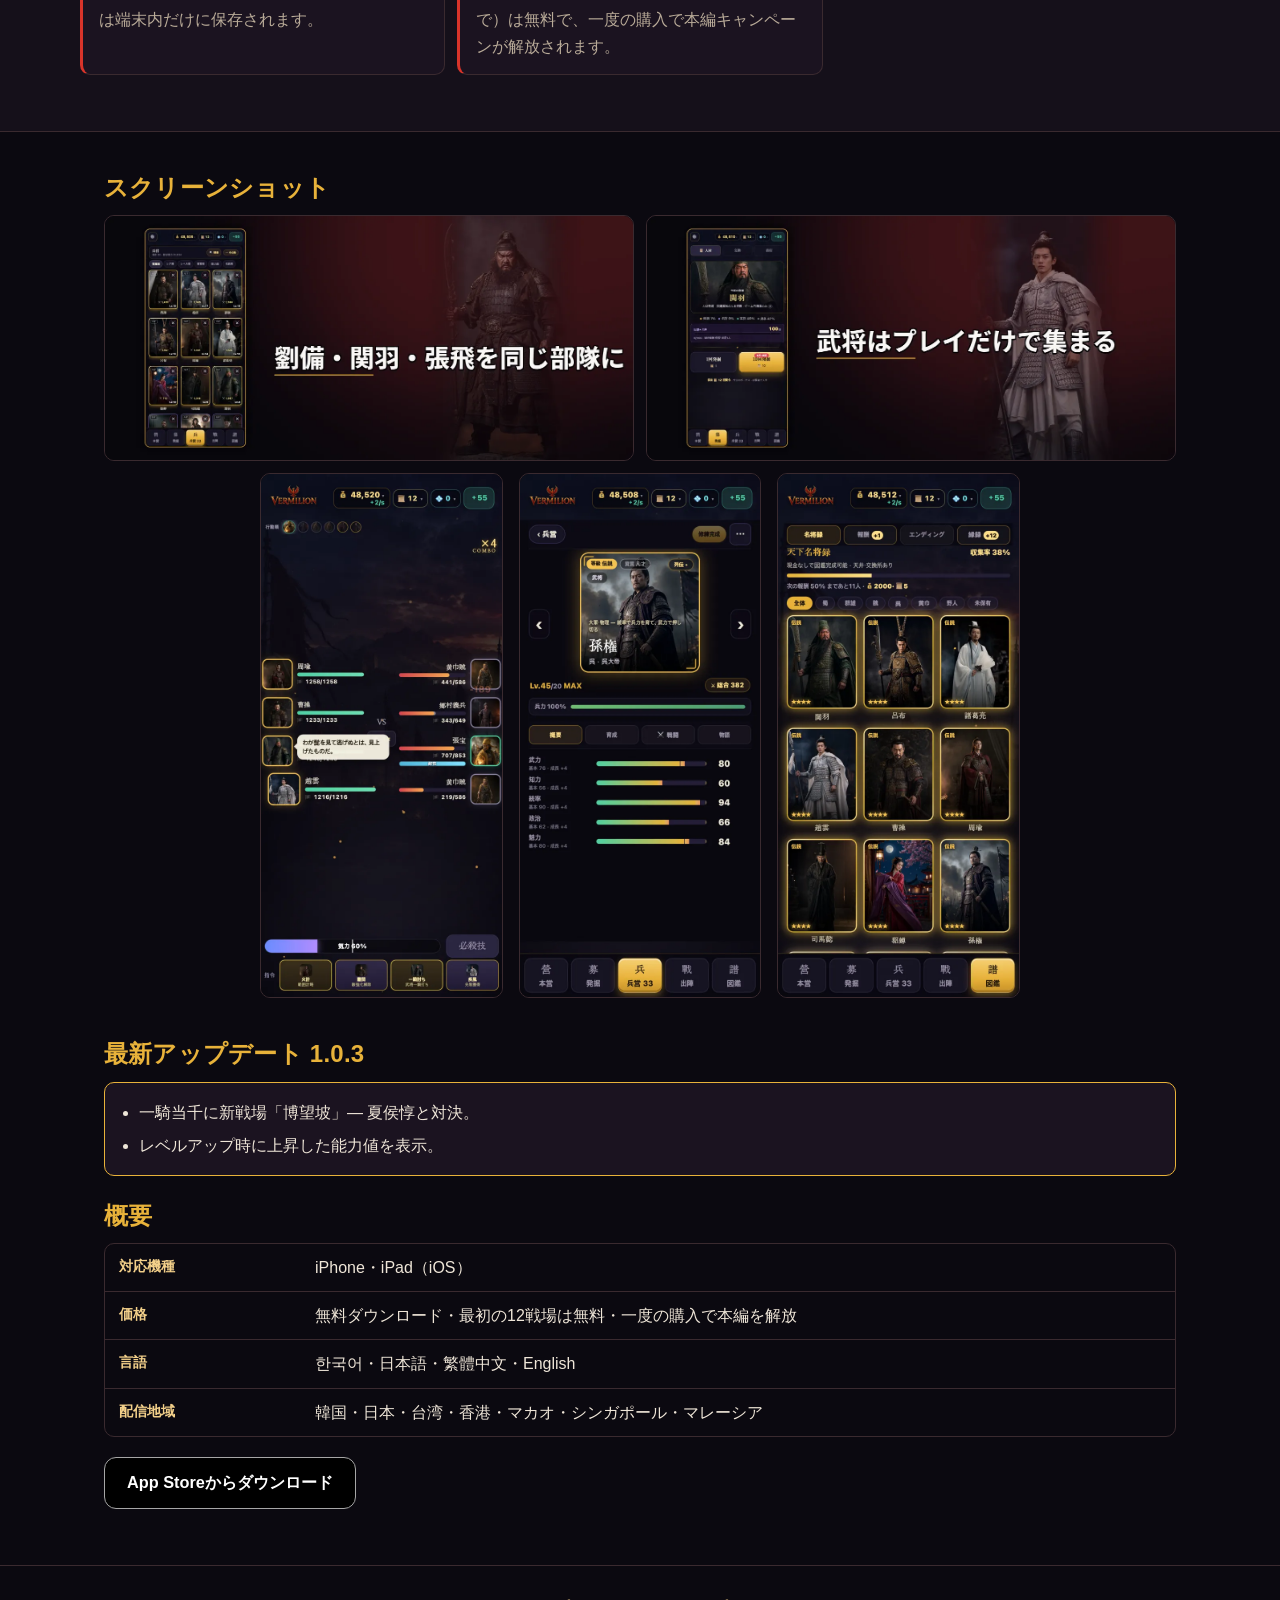
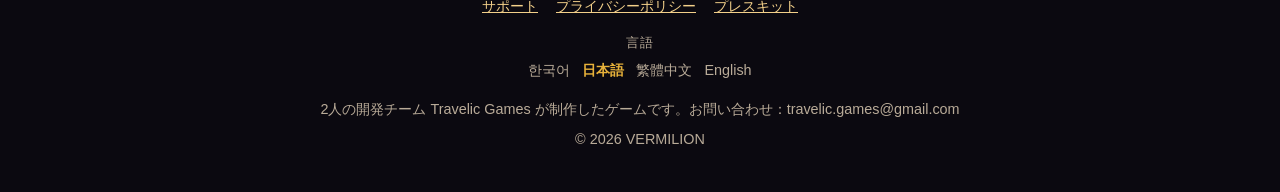
<file: ja/index.html>
<!doctype html>
<html lang="ja">
<head>
<meta charset="utf-8">
<meta name="viewport" content="width=device-width, initial-scale=1">
<title>VERMILION 三国 名将 — 広告なし・オフラインの三国 武将収集RPG（iPhone・iPad）</title>
<meta name="description" content="実写風の肖像で描く名将100人以上を集める三国 武将 収集 RPG。広告なし・課金ガチャなし・完全オフライン。全武将はプレイで入手可能。最初の12戦場（官渡まで）は無料、一度の購入で本編を解放。">
<meta name="theme-color" content="#0b0910">
<link rel="canonical" href="https://aucus.github.io/vermilion-game/ja/">
<link rel="alternate" hreflang="ko" href="https://aucus.github.io/vermilion-game/">
<link rel="alternate" hreflang="ja" href="https://aucus.github.io/vermilion-game/ja/">
<link rel="alternate" hreflang="zh-Hant" href="https://aucus.github.io/vermilion-game/zh-hant/">
<link rel="alternate" hreflang="en" href="https://aucus.github.io/vermilion-game/en/">
<link rel="alternate" hreflang="x-default" href="https://aucus.github.io/vermilion-game/">
<meta property="og:type" content="website">
<meta property="og:site_name" content="VERMILION">
<meta property="og:title" content="VERMILION 三国 名将 — 広告なし・オフラインの三国 武将収集RPG（iPhone・iPad）">
<meta property="og:description" content="実写風の肖像で描く名将100人以上を集める三国 武将 収集 RPG。広告なし・課金ガチャなし・完全オフライン。全武将はプレイで入手可能。最初の12戦場（官渡まで）は無料、一度の購入で本編を解放。">
<meta property="og:url" content="https://aucus.github.io/vermilion-game/ja/">
<meta property="og:image" content="https://aucus.github.io/vermilion-game/img/shots/ja/s1-hero.webp">
<meta property="og:image:width" content="1600">
<meta property="og:image:height" content="740">
<meta property="og:image:alt" content="VERMILION キーアート — 関羽・曹操・諸葛亮の実写風肖像と「天下に、いまだ主なし」の文字">
<meta property="og:locale" content="ja_JP">
<meta property="og:locale:alternate" content="ko_KR">
<meta property="og:locale:alternate" content="zh_TW">
<meta property="og:locale:alternate" content="en_US">
<meta name="twitter:card" content="summary_large_image">
<meta name="twitter:title" content="VERMILION 三国 名将 — 広告なし・オフラインの三国 武将収集RPG（iPhone・iPad）">
<meta name="twitter:description" content="実写風の肖像で描く名将100人以上を集める三国 武将 収集 RPG。広告なし・課金ガチャなし・完全オフライン。全武将はプレイで入手可能。最初の12戦場（官渡まで）は無料、一度の購入で本編を解放。">
<meta name="twitter:image" content="https://aucus.github.io/vermilion-game/img/shots/ja/s1-hero.webp">
<meta name="apple-itunes-app" content="app-id=6795466218">
<link rel="icon" type="image/png" href="../favicon.png">
<link rel="apple-touch-icon" href="../apple-touch-icon.png">
<link rel="stylesheet" href="../style.css">
<link rel="preload" as="image" href="../img/shots/ja/s1-hero.webp" fetchpriority="high">
</head>
<body>
<a class="skip" href="#main">本文へスキップ</a>
<header class="topbar">
  <a class="brand" href="./"><img src="../img/icon.webp" width="32" height="32" alt="" decoding="async"><span>VERMILION</span></a>
  <nav class="topnav" aria-label="Sections"><a href="#features">特徴</a><a href="#screenshots">スクリーンショット</a><a href="#news">お知らせ</a><a href="../press/">プレス</a></nav>
  <nav class="langs" aria-label="Language"><a href="../" hreflang="ko" lang="ko">한국어</a><a href="../ja/" hreflang="ja" lang="ja" aria-current="page">日本語</a><a href="../zh-hant/" hreflang="zh-Hant" lang="zh-Hant">繁體中文</a><a href="../en/" hreflang="en" lang="en">English</a></nav>
</header>
<main id="main">
<section class="hero">
  <div class="hero-inner">
    <img class="wordmark" src="../img/wordmark.webp" width="900" height="600" alt="VERMILION" decoding="async">
    <h1>VERMILION 三国 名将</h1>
    <p class="pitch">実写風の名将100人以上を集め、一騎当千で大軍を斬り拓く。</p>
    <a class="store" href="https://apps.apple.com/app/id6795466218?pt=129231526&ct=web-ja&mt=8" rel="noopener"><span>App Storeからダウンロード</span></a>
    <p class="store-note">iPhone・iPad専用・無料ダウンロード</p>
    <ul class="badges"><li>広告なし</li><li>課金ガチャなし</li><li>オフライン</li></ul>
  </div>
  <figure class="keyart"><img src="../img/shots/ja/s1-hero.webp" width="1600" height="740" alt="VERMILION キーアート — 関羽・曹操・諸葛亮の実写風肖像と「天下に、いまだ主なし」の文字" fetchpriority="high" decoding="async"></figure>
</section>

<div id="features" class="features">
<section class="feature" id="generals"><div class="feature-text"><h2>100人を超える名将を、実写風の肖像で</h2><p>武将ごとに固有の特技と列伝があります。武将同士の絆を結ぶと、秘められた力が目覚めます。</p></div><div class="feature-media"><img src="../img/shots/ja/s5-detail.webp" width="1200" height="555" alt="武将詳細画面 — 武将ごとの固有特技と列伝" loading="lazy" decoding="async"></div></section><div class="gen-strip" role="list"><figure class="gen"><img src="../img/generals/guanyu.webp" width="480" height="720" alt="関羽の実写風肖像" loading="lazy" decoding="async"><figcaption>関羽</figcaption></figure><figure class="gen"><img src="../img/generals/caocao.webp" width="480" height="720" alt="曹操の実写風肖像" loading="lazy" decoding="async"><figcaption>曹操</figcaption></figure><figure class="gen"><img src="../img/generals/zhuge.webp" width="480" height="720" alt="諸葛亮の実写風肖像" loading="lazy" decoding="async"><figcaption>諸葛亮</figcaption></figure><figure class="gen"><img src="../img/generals/zhaoyun.webp" width="480" height="720" alt="趙雲の実写風肖像" loading="lazy" decoding="async"><figcaption>趙雲</figcaption></figure><figure class="gen"><img src="../img/generals/diaochan.webp" width="480" height="720" alt="貂蝉の実写風肖像" loading="lazy" decoding="async"><figcaption>貂蝉</figcaption></figure><figure class="gen"><img src="../img/generals/lubu.webp" width="480" height="720" alt="呂布の実写風肖像" loading="lazy" decoding="async"><figcaption>呂布</figcaption></figure><figure class="gen"><img src="../img/generals/sunshangxiang.webp" width="480" height="720" alt="孫尚香の実写風肖像" loading="lazy" decoding="async"><figcaption>孫尚香</figcaption></figure><figure class="gen"><img src="../img/generals/zhouyu.webp" width="480" height="720" alt="周瑜の実写風肖像" loading="lazy" decoding="async"><figcaption>周瑜</figcaption></figure></div><section class="feature flip" id="action"><div class="feature-text"><h2>一騎当千 — ひとりの武将で大軍を斬り拓く</h2><p>武将ひとりを直接操作して敵陣を斬り進むアクションモード。1プレイ約2分30秒、全7戦場、難易度を段階で選べます。</p></div><div class="feature-media"><img src="../img/action-mode.webp" width="900" height="1350" alt="一騎当千モード — 炎の軌跡を描いて敵軍の只中を斬り進む武将" loading="lazy" decoding="async" class="tall"></div></section><section class="feature" id="codex"><div class="feature-text"><h2>図鑑と演武場</h2><p>集めた武将と肖像は図鑑に記録されます。演武場では一騎討ちやクイズなどのミニゲームを楽しめます。</p></div><div class="feature-media"><img src="../img/shots/ja/s6-codex.webp" width="1200" height="555" alt="図鑑画面 — 集めた武将と肖像を図鑑に" loading="lazy" decoding="async"></div></section>
</div>

<section class="promise" aria-labelledby="promise-h">
  <h2 id="promise-h">お約束</h2>
  <ul><li><h3>広告なし</h3><p>プレイ中に広告は一切表示されません。</p></li><li><h3>課金ガチャなし</h3><p>武将の募集はプレイで得た資源だけで行います。現金で引く仕組みはありません。サブスクリプションもありません。</p></li><li><h3>全武将をプレイで入手</h3><p>育成を助ける任意のアイテムはありますが、すべての武将はプレイだけで入手できます。</p></li><li><h3>完全オフライン</h3><p>アカウントもサーバーも不要。セーブデータは端末内だけに保存されます。</p></li><li><h3>まず遊んでから</h3><p>無料ダウンロード。最初の12戦場（官渡まで）は無料で、一度の購入で本編キャンペーンが解放されます。</p></li></ul>
</section>

<section class="gallery" id="screenshots" aria-labelledby="shots-h">
  <h2 id="shots-h">スクリーンショット</h2>
  <div class="grid-land"><figure><img src="../img/shots/ja/s3-barracks.webp" width="1200" height="555" alt="兵営画面 — 劉備・関羽・張飛をひとつの部隊に" loading="lazy" decoding="async"></figure><figure><img src="../img/shots/ja/s7-collect.webp" width="1200" height="555" alt="人材発掘画面 — 名将はプレイだけで集まる" loading="lazy" decoding="async"></figure></div>
  <div class="grid-port"><figure><img src="../img/shots/ja/p-04-battle.webp" width="600" height="1304" alt="ゲーム画面：戦闘" loading="lazy" decoding="async"></figure><figure><img src="../img/shots/ja/p-01-general-detail.webp" width="600" height="1304" alt="ゲーム画面：武将詳細" loading="lazy" decoding="async"></figure><figure><img src="../img/shots/ja/p-07-codex.webp" width="600" height="1304" alt="ゲーム画面：図鑑" loading="lazy" decoding="async"></figure></div>
</section>

<!-- NEWS BLOCK: edit only this section for update notes -->
<section class="news" id="news" aria-labelledby="news-h">
  <h2 id="news-h">最新アップデート 1.0.3</h2>
  <ul><li>一騎当千に新戦場「博望坡」— 夏侯惇と対決。</li><li>レベルアップ時に上昇した能力値を表示。</li></ul>
</section>
<!-- /NEWS BLOCK -->

<section class="facts" aria-labelledby="facts-h">
  <h2 id="facts-h">概要</h2>
  <dl><div><dt>対応機種</dt><dd>iPhone・iPad（iOS）</dd></div><div><dt>価格</dt><dd>無料ダウンロード・最初の12戦場は無料・一度の購入で本編を解放</dd></div><div><dt>言語</dt><dd>한국어・日本語・繁體中文・English</dd></div><div><dt>配信地域</dt><dd>韓国・日本・台湾・香港・マカオ・シンガポール・マレーシア</dd></div></dl>
  <a class="store" href="https://apps.apple.com/app/id6795466218?pt=129231526&ct=web-ja&mt=8" rel="noopener"><span>App Storeからダウンロード</span></a>
</section>
</main>
<footer class="footer">
  <nav class="footlinks" aria-label="Links"><a href="https://aucus.github.io/vermilion-legal/" rel="noopener">サポート</a><a href="https://aucus.github.io/vermilion-legal/privacy-policy.html" rel="noopener">プライバシーポリシー</a><a href="../press/">プレスキット</a></nav>
  <p class="lang-h">言語</p>
  <nav class="langs foot" aria-label="Language"><a href="../" hreflang="ko" lang="ko">한국어</a><a href="../ja/" hreflang="ja" lang="ja" aria-current="page">日本語</a><a href="../zh-hant/" hreflang="zh-Hant" lang="zh-Hant">繁體中文</a><a href="../en/" hreflang="en" lang="en">English</a></nav>
  <p class="note">2人の開発チーム Travelic Games が制作したゲームです。お問い合わせ：travelic.games@gmail.com</p>
  <p class="copy">© 2026 VERMILION</p>
</footer>
</body>
</html>
</file>
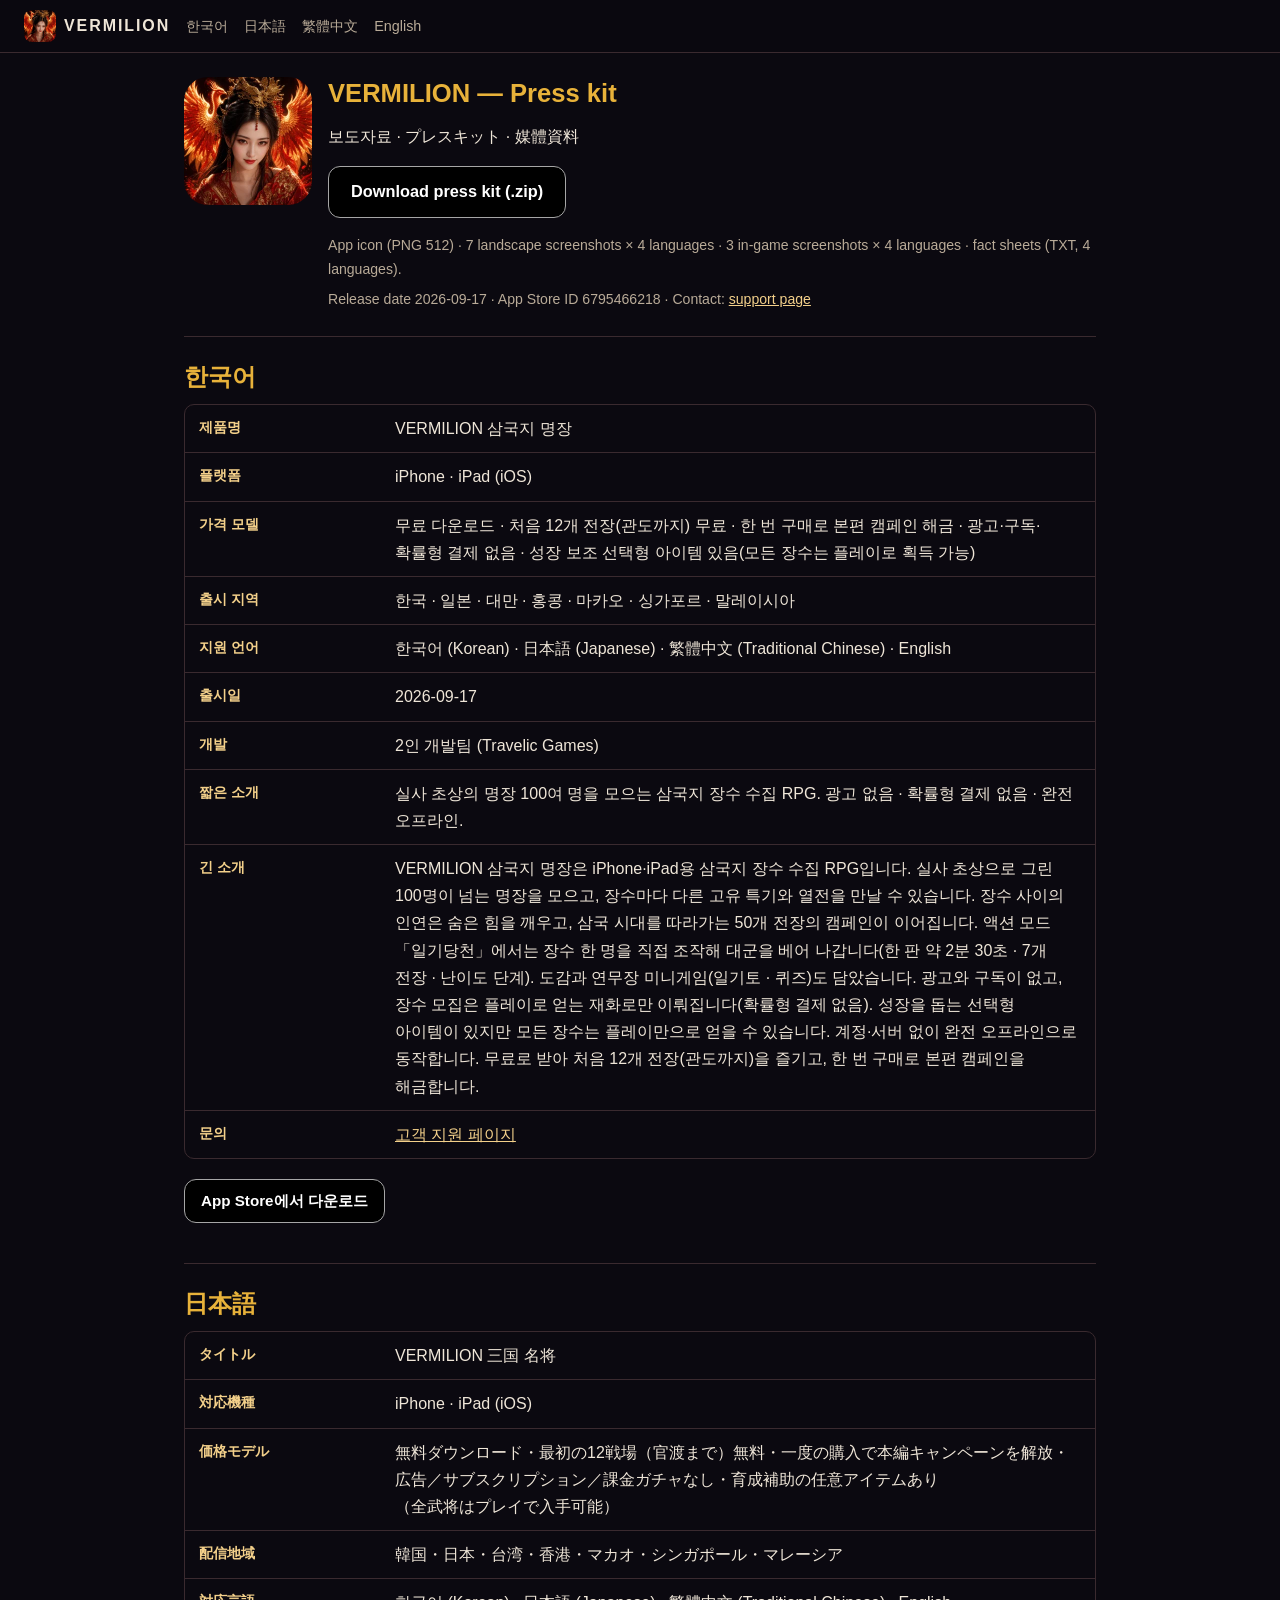
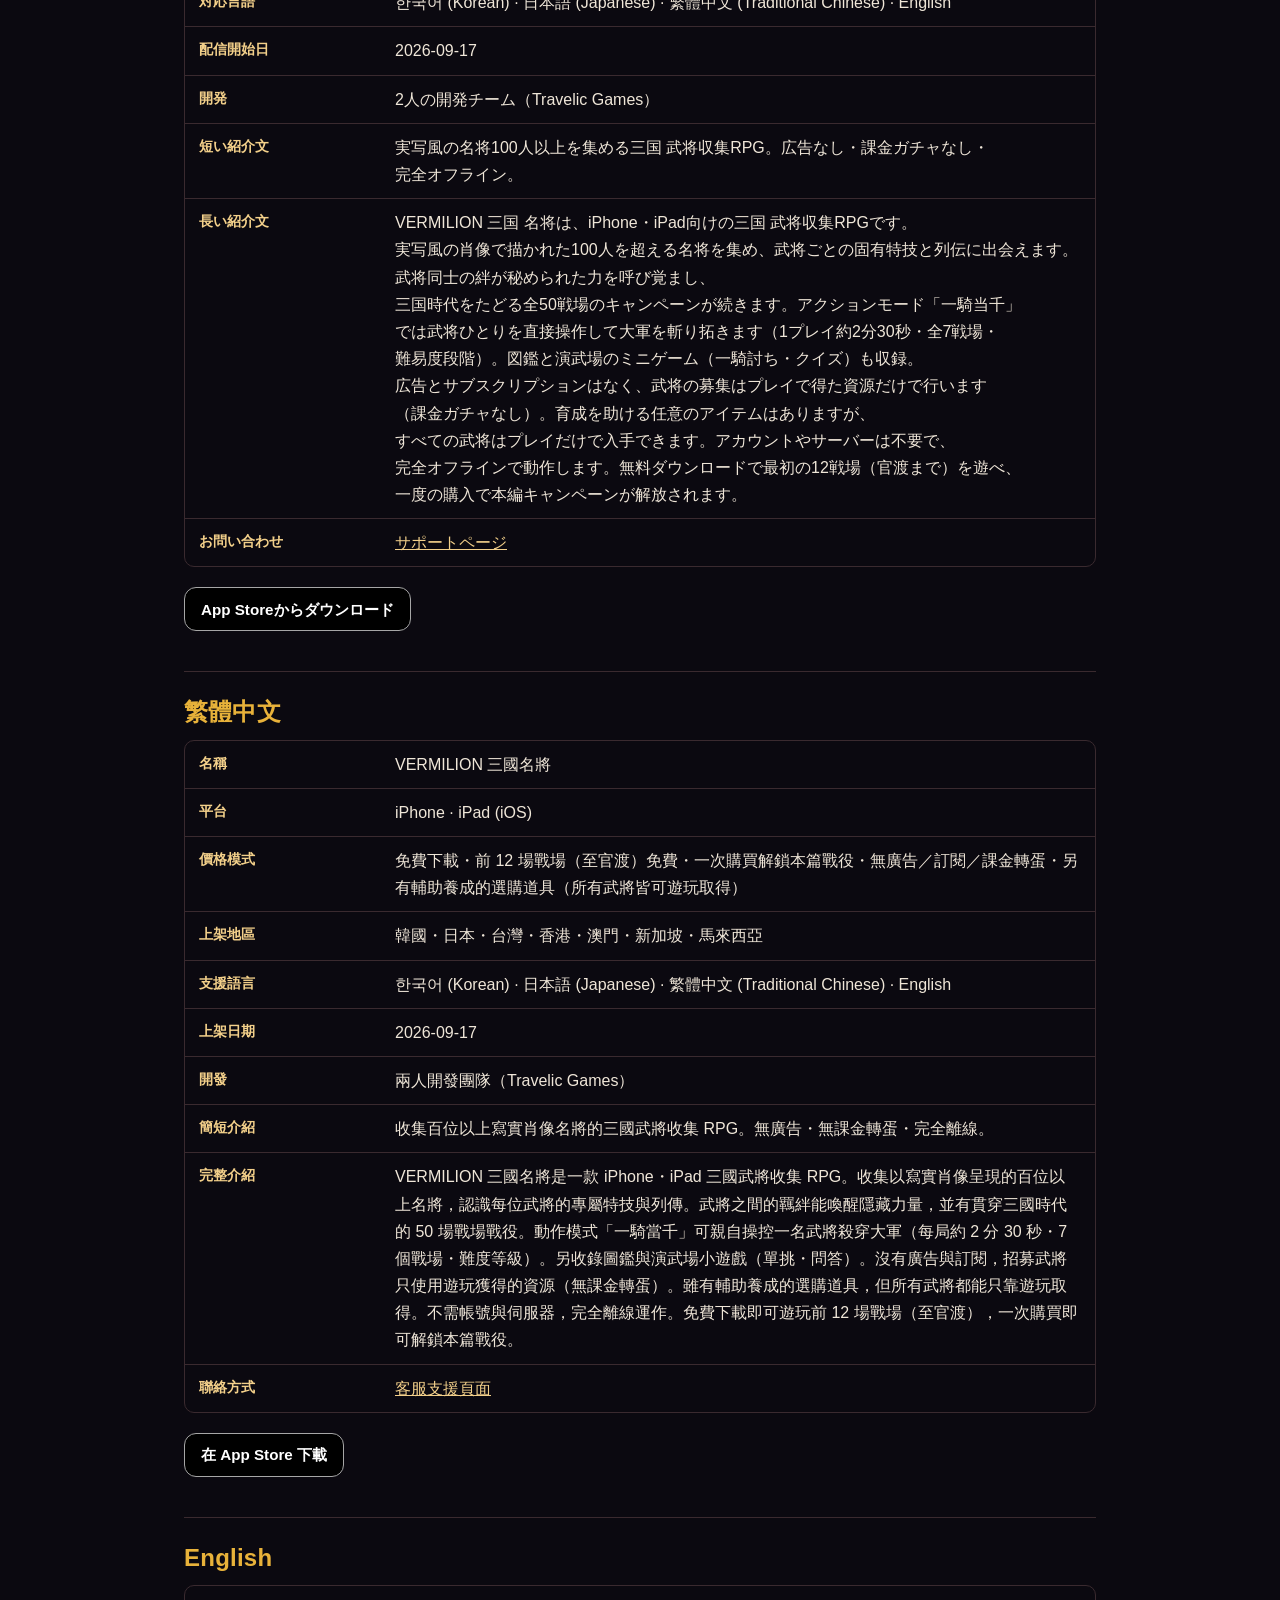
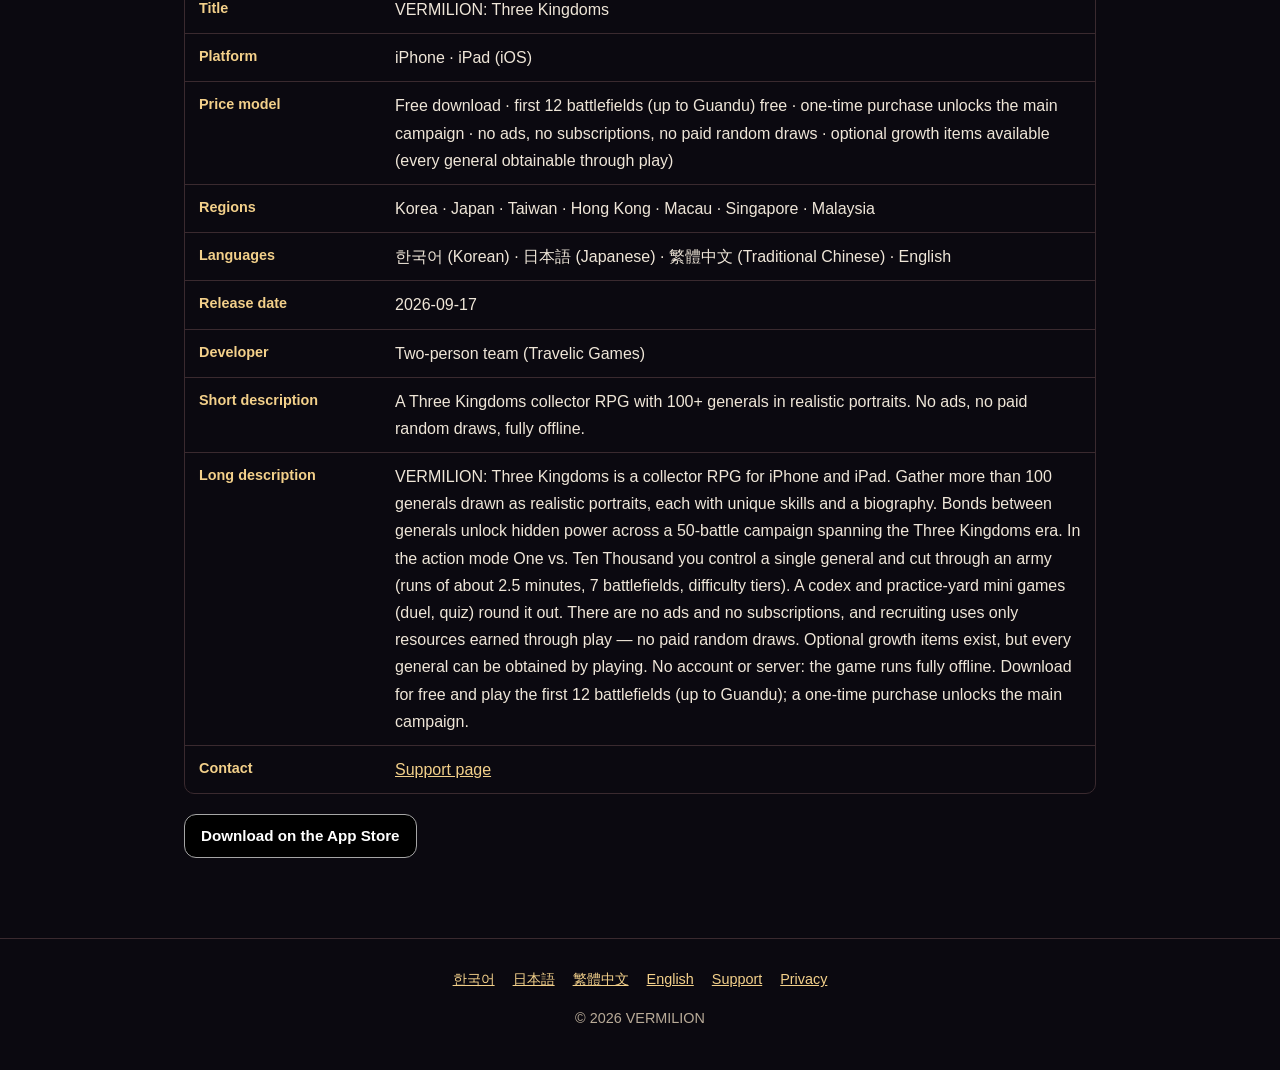
<file: press/index.html>
<!doctype html>
<html lang="en">
<head>
<meta charset="utf-8">
<meta name="viewport" content="width=device-width, initial-scale=1">
<title>VERMILION — Press kit / 보도자료 / プレスキット / 媒體資料</title>
<meta name="description" content="VERMILION (iOS) press kit: fact sheets in Korean, Japanese, Traditional Chinese and English, app icon and screenshots.">
<meta name="theme-color" content="#0b0910">
<link rel="canonical" href="https://aucus.github.io/vermilion-game/press/">
<link rel="alternate" hreflang="x-default" href="https://aucus.github.io/vermilion-game/press/">
<meta property="og:type" content="website">
<meta property="og:site_name" content="VERMILION">
<meta property="og:title" content="VERMILION — Press kit / 보도자료 / プレスキット / 媒體資料">
<meta property="og:description" content="VERMILION (iOS) press kit: fact sheets in Korean, Japanese, Traditional Chinese and English, app icon and screenshots.">
<meta property="og:url" content="https://aucus.github.io/vermilion-game/press/">
<meta property="og:image" content="https://aucus.github.io/vermilion-game/img/shots/en/s1-hero.webp">
<meta name="twitter:card" content="summary_large_image">
<meta name="twitter:image" content="https://aucus.github.io/vermilion-game/img/shots/en/s1-hero.webp">
<link rel="icon" type="image/png" href="../favicon.png">
<link rel="apple-touch-icon" href="../apple-touch-icon.png">
<link rel="stylesheet" href="../style.css">
</head>
<body>
<header class="topbar">
  <a class="brand" href="../"><img src="../img/icon.webp" width="32" height="32" alt="" decoding="async"><span>VERMILION</span></a>
  <nav class="topnav" aria-label="Fact sheets"><a href="#fact-ko" lang="ko">한국어</a><a href="#fact-ja" lang="ja">日本語</a><a href="#fact-zh-hant" lang="zh-Hant">繁體中文</a><a href="#fact-en" lang="en">English</a></nav>
</header>
<main id="main" class="press">
<section class="press-head">
  <img src="../img/icon.webp" width="128" height="128" alt="VERMILION app icon" decoding="async">
  <div>
    <h1>VERMILION — Press kit</h1>
    <p lang="ko">보도자료 · <span lang="ja">プレスキット</span> · <span lang="zh-Hant">媒體資料</span></p>
    <p><a class="store" href="vermilion-presskit.zip" download><span>Download press kit (.zip)</span></a></p>
    <p class="small-print">App icon (PNG 512) · 7 landscape screenshots × 4 languages · 3 in-game screenshots × 4 languages · fact sheets (TXT, 4 languages).</p>
    <p class="small-print">Release date 2026-09-17 · App Store ID 6795466218 · Contact: <a href="https://aucus.github.io/vermilion-legal/" rel="noopener">support page</a></p>
  </div>
</section>
<section class="press-block" id="fact-ko" lang="ko"><h2>한국어</h2><dl class="sheet"><div><dt>제품명</dt><dd>VERMILION 삼국지 명장</dd></div><div><dt>플랫폼</dt><dd>iPhone · iPad (iOS)</dd></div><div><dt>가격 모델</dt><dd>무료 다운로드 · 처음 12개 전장(관도까지) 무료 · 한 번 구매로 본편 캠페인 해금 · 광고·구독·확률형 결제 없음 · 성장 보조 선택형 아이템 있음(모든 장수는 플레이로 획득 가능)</dd></div><div><dt>출시 지역</dt><dd>한국 · 일본 · 대만 · 홍콩 · 마카오 · 싱가포르 · 말레이시아</dd></div><div><dt>지원 언어</dt><dd>한국어 (Korean) · 日本語 (Japanese) · 繁體中文 (Traditional Chinese) · English</dd></div><div><dt>출시일</dt><dd>2026-09-17</dd></div><div><dt>개발</dt><dd>2인 개발팀 (Travelic Games)</dd></div><div><dt>짧은 소개</dt><dd>실사 초상의 명장 100여 명을 모으는 삼국지 장수 수집 RPG. 광고 없음 · 확률형 결제 없음 · 완전 오프라인.</dd></div><div><dt>긴 소개</dt><dd>VERMILION 삼국지 명장은 iPhone·iPad용 삼국지 장수 수집 RPG입니다. 실사 초상으로 그린 100명이 넘는 명장을 모으고, 장수마다 다른 고유 특기와 열전을 만날 수 있습니다. 장수 사이의 인연은 숨은 힘을 깨우고, 삼국 시대를 따라가는 50개 전장의 캠페인이 이어집니다. 액션 모드 「일기당천」에서는 장수 한 명을 직접 조작해 대군을 베어 나갑니다(한 판 약 2분 30초 · 7개 전장 · 난이도 단계). 도감과 연무장 미니게임(일기토 · 퀴즈)도 담았습니다. 광고와 구독이 없고, 장수 모집은 플레이로 얻는 재화로만 이뤄집니다(확률형 결제 없음). 성장을 돕는 선택형 아이템이 있지만 모든 장수는 플레이만으로 얻을 수 있습니다. 계정·서버 없이 완전 오프라인으로 동작합니다. 무료로 받아 처음 12개 전장(관도까지)을 즐기고, 한 번 구매로 본편 캠페인을 해금합니다.</dd></div><div><dt>문의</dt><dd><a href="https://aucus.github.io/vermilion-legal/" rel="noopener">고객 지원 페이지</a></dd></div></dl><p><a class="store small" href="https://apps.apple.com/app/id6795466218?pt=129231526&ct=web-ko&mt=8" rel="noopener"><span>App Store에서 다운로드</span></a></p></section><section class="press-block" id="fact-ja" lang="ja"><h2>日本語</h2><dl class="sheet"><div><dt>タイトル</dt><dd>VERMILION 三国 名将</dd></div><div><dt>対応機種</dt><dd>iPhone · iPad (iOS)</dd></div><div><dt>価格モデル</dt><dd>無料ダウンロード・最初の12戦場（官渡まで）無料・一度の購入で本編キャンペーンを解放・広告／サブスクリプション／課金ガチャなし・育成補助の任意アイテムあり（全武将はプレイで入手可能）</dd></div><div><dt>配信地域</dt><dd>韓国・日本・台湾・香港・マカオ・シンガポール・マレーシア</dd></div><div><dt>対応言語</dt><dd>한국어 (Korean) · 日本語 (Japanese) · 繁體中文 (Traditional Chinese) · English</dd></div><div><dt>配信開始日</dt><dd>2026-09-17</dd></div><div><dt>開発</dt><dd>2人の開発チーム（Travelic Games）</dd></div><div><dt>短い紹介文</dt><dd>実写風の名将100人以上を集める三国 武将収集RPG。広告なし・課金ガチャなし・完全オフライン。</dd></div><div><dt>長い紹介文</dt><dd>VERMILION 三国 名将は、iPhone・iPad向けの三国 武将収集RPGです。実写風の肖像で描かれた100人を超える名将を集め、武将ごとの固有特技と列伝に出会えます。武将同士の絆が秘められた力を呼び覚まし、三国時代をたどる全50戦場のキャンペーンが続きます。アクションモード「一騎当千」では武将ひとりを直接操作して大軍を斬り拓きます（1プレイ約2分30秒・全7戦場・難易度段階）。図鑑と演武場のミニゲーム（一騎討ち・クイズ）も収録。広告とサブスクリプションはなく、武将の募集はプレイで得た資源だけで行います（課金ガチャなし）。育成を助ける任意のアイテムはありますが、すべての武将はプレイだけで入手できます。アカウントやサーバーは不要で、完全オフラインで動作します。無料ダウンロードで最初の12戦場（官渡まで）を遊べ、一度の購入で本編キャンペーンが解放されます。</dd></div><div><dt>お問い合わせ</dt><dd><a href="https://aucus.github.io/vermilion-legal/" rel="noopener">サポートページ</a></dd></div></dl><p><a class="store small" href="https://apps.apple.com/app/id6795466218?pt=129231526&ct=web-ja&mt=8" rel="noopener"><span>App Storeからダウンロード</span></a></p></section><section class="press-block" id="fact-zh-hant" lang="zh-Hant"><h2>繁體中文</h2><dl class="sheet"><div><dt>名稱</dt><dd>VERMILION 三國名將</dd></div><div><dt>平台</dt><dd>iPhone · iPad (iOS)</dd></div><div><dt>價格模式</dt><dd>免費下載・前 12 場戰場（至官渡）免費・一次購買解鎖本篇戰役・無廣告／訂閱／課金轉蛋・另有輔助養成的選購道具（所有武將皆可遊玩取得）</dd></div><div><dt>上架地區</dt><dd>韓國・日本・台灣・香港・澳門・新加坡・馬來西亞</dd></div><div><dt>支援語言</dt><dd>한국어 (Korean) · 日本語 (Japanese) · 繁體中文 (Traditional Chinese) · English</dd></div><div><dt>上架日期</dt><dd>2026-09-17</dd></div><div><dt>開發</dt><dd>兩人開發團隊（Travelic Games）</dd></div><div><dt>簡短介紹</dt><dd>收集百位以上寫實肖像名將的三國武將收集 RPG。無廣告・無課金轉蛋・完全離線。</dd></div><div><dt>完整介紹</dt><dd>VERMILION 三國名將是一款 iPhone・iPad 三國武將收集 RPG。收集以寫實肖像呈現的百位以上名將，認識每位武將的專屬特技與列傳。武將之間的羈絆能喚醒隱藏力量，並有貫穿三國時代的 50 場戰場戰役。動作模式「一騎當千」可親自操控一名武將殺穿大軍（每局約 2 分 30 秒・7 個戰場・難度等級）。另收錄圖鑑與演武場小遊戲（單挑・問答）。沒有廣告與訂閱，招募武將只使用遊玩獲得的資源（無課金轉蛋）。雖有輔助養成的選購道具，但所有武將都能只靠遊玩取得。不需帳號與伺服器，完全離線運作。免費下載即可遊玩前 12 場戰場（至官渡），一次購買即可解鎖本篇戰役。</dd></div><div><dt>聯絡方式</dt><dd><a href="https://aucus.github.io/vermilion-legal/" rel="noopener">客服支援頁面</a></dd></div></dl><p><a class="store small" href="https://apps.apple.com/app/id6795466218?pt=129231526&ct=web-zh&mt=8" rel="noopener"><span>在 App Store 下載</span></a></p></section><section class="press-block" id="fact-en" lang="en"><h2>English</h2><dl class="sheet"><div><dt>Title</dt><dd>VERMILION: Three Kingdoms</dd></div><div><dt>Platform</dt><dd>iPhone · iPad (iOS)</dd></div><div><dt>Price model</dt><dd>Free download · first 12 battlefields (up to Guandu) free · one-time purchase unlocks the main campaign · no ads, no subscriptions, no paid random draws · optional growth items available (every general obtainable through play)</dd></div><div><dt>Regions</dt><dd>Korea · Japan · Taiwan · Hong Kong · Macau · Singapore · Malaysia</dd></div><div><dt>Languages</dt><dd>한국어 (Korean) · 日本語 (Japanese) · 繁體中文 (Traditional Chinese) · English</dd></div><div><dt>Release date</dt><dd>2026-09-17</dd></div><div><dt>Developer</dt><dd>Two-person team (Travelic Games)</dd></div><div><dt>Short description</dt><dd>A Three Kingdoms collector RPG with 100+ generals in realistic portraits. No ads, no paid random draws, fully offline.</dd></div><div><dt>Long description</dt><dd>VERMILION: Three Kingdoms is a collector RPG for iPhone and iPad. Gather more than 100 generals drawn as realistic portraits, each with unique skills and a biography. Bonds between generals unlock hidden power across a 50-battle campaign spanning the Three Kingdoms era. In the action mode One vs. Ten Thousand you control a single general and cut through an army (runs of about 2.5 minutes, 7 battlefields, difficulty tiers). A codex and practice-yard mini games (duel, quiz) round it out. There are no ads and no subscriptions, and recruiting uses only resources earned through play — no paid random draws. Optional growth items exist, but every general can be obtained by playing. No account or server: the game runs fully offline. Download for free and play the first 12 battlefields (up to Guandu); a one-time purchase unlocks the main campaign.</dd></div><div><dt>Contact</dt><dd><a href="https://aucus.github.io/vermilion-legal/" rel="noopener">Support page</a></dd></div></dl><p><a class="store small" href="https://apps.apple.com/app/id6795466218?pt=129231526&ct=web-en&mt=8" rel="noopener"><span>Download on the App Store</span></a></p></section>
</main>
<footer class="footer">
  <nav class="footlinks" aria-label="Links"><a href="../">한국어</a><a href="../ja/">日本語</a><a href="../zh-hant/">繁體中文</a><a href="../en/">English</a><a href="https://aucus.github.io/vermilion-legal/" rel="noopener">Support</a><a href="https://aucus.github.io/vermilion-legal/privacy-policy.html" rel="noopener">Privacy</a></nav>
  <p class="copy">© 2026 VERMILION</p>
</footer>
</body>
</html>
</file>
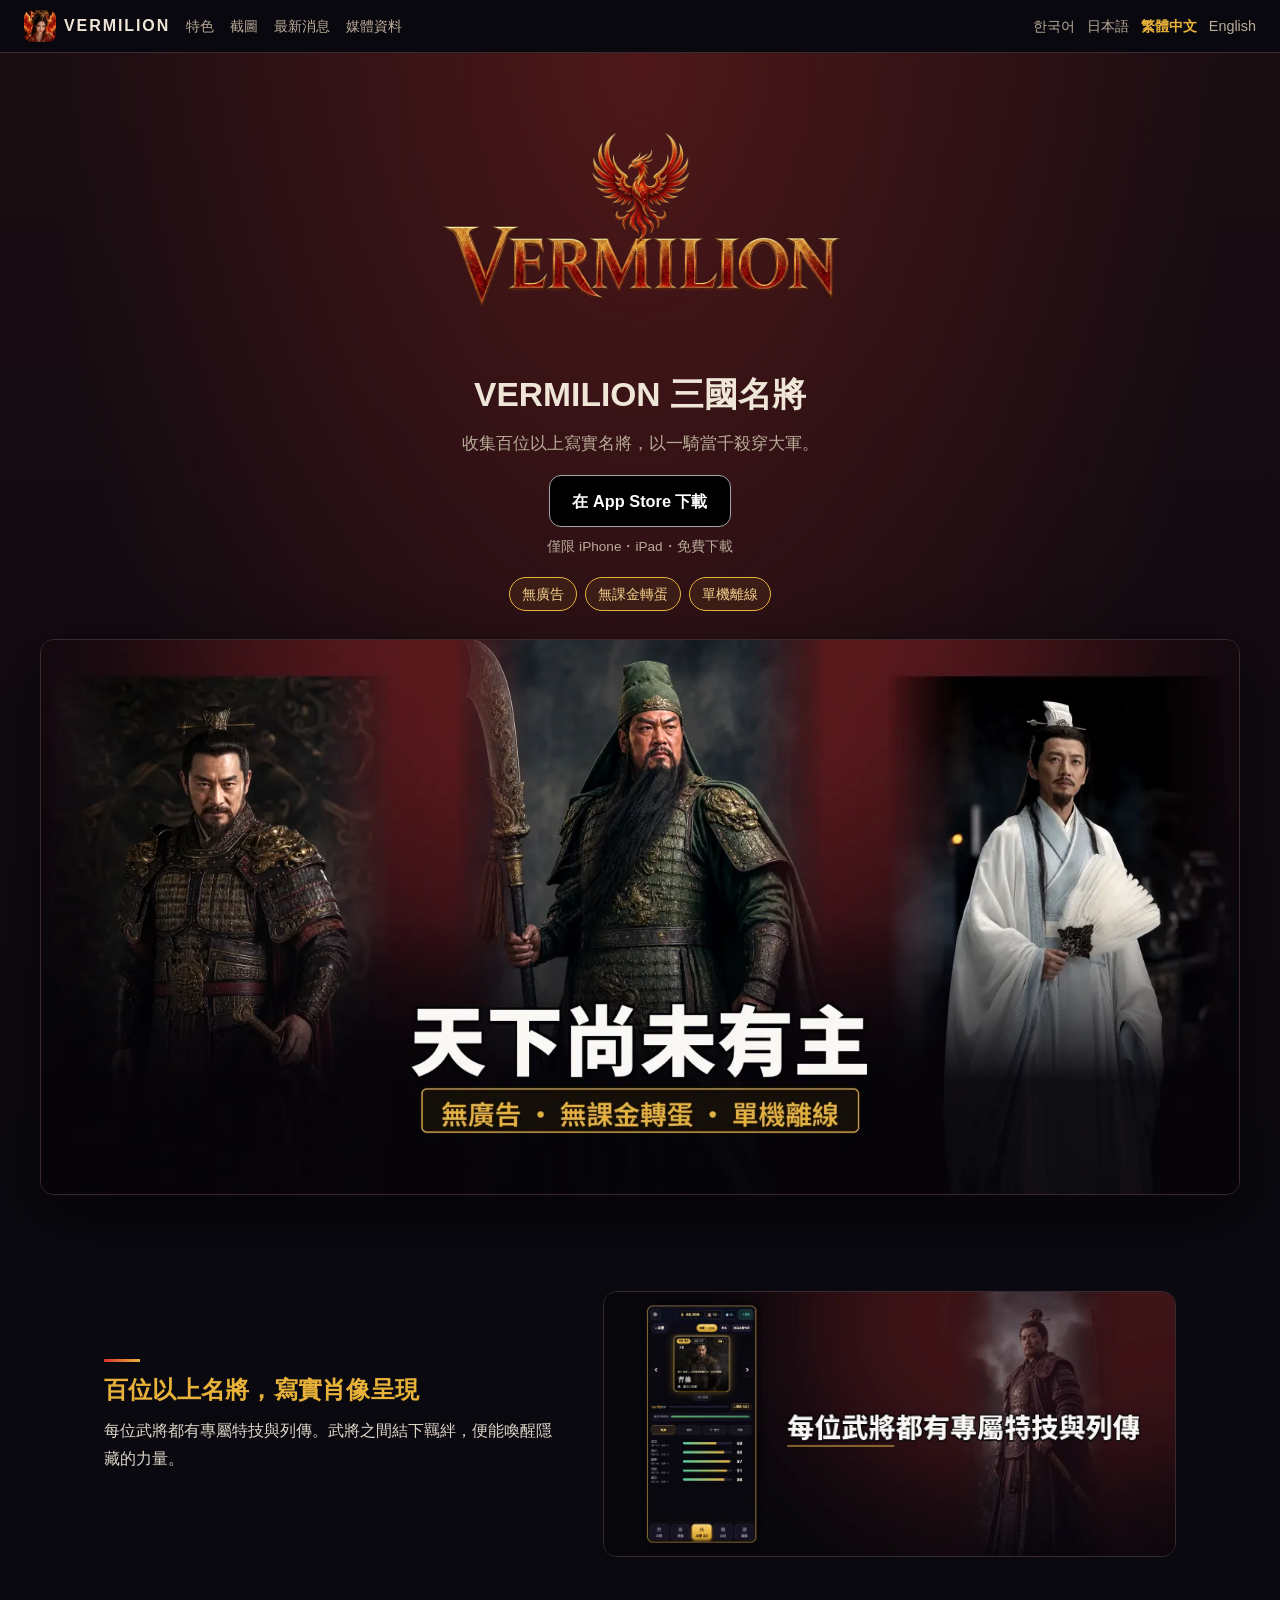
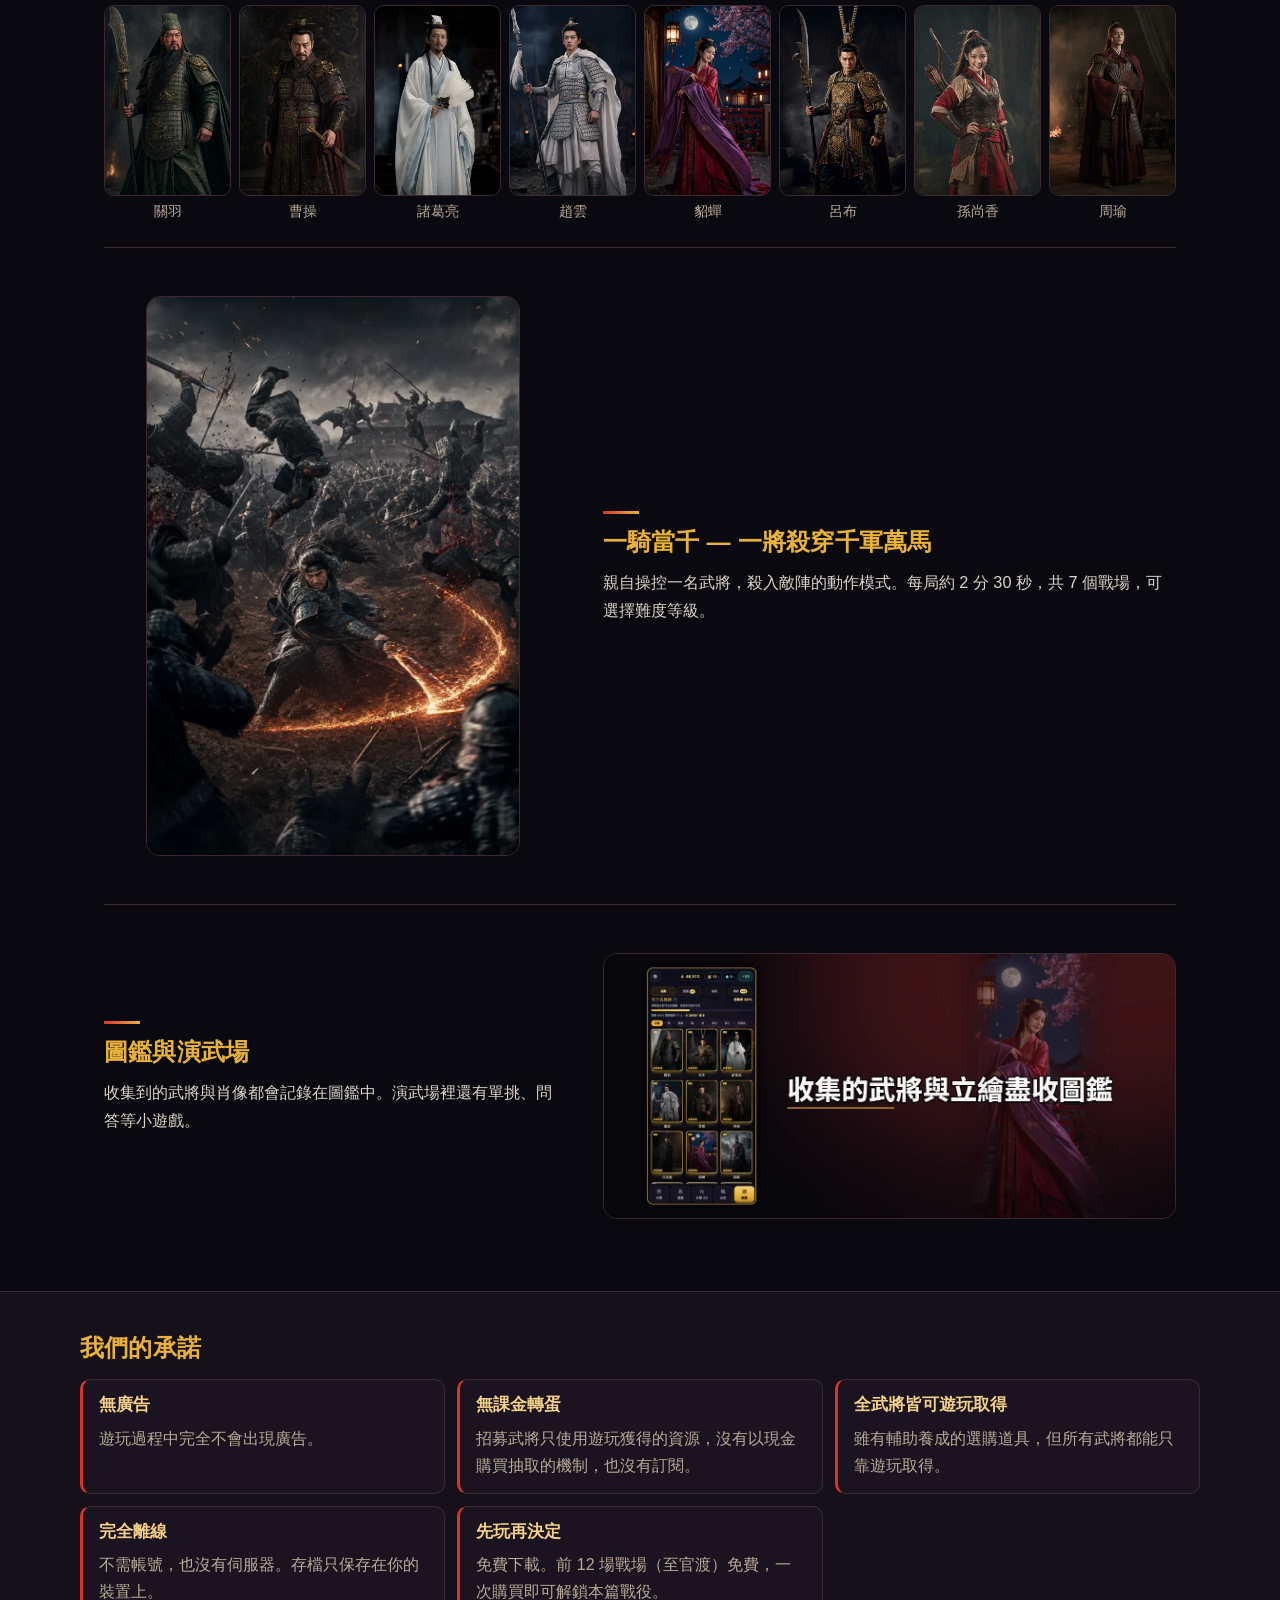
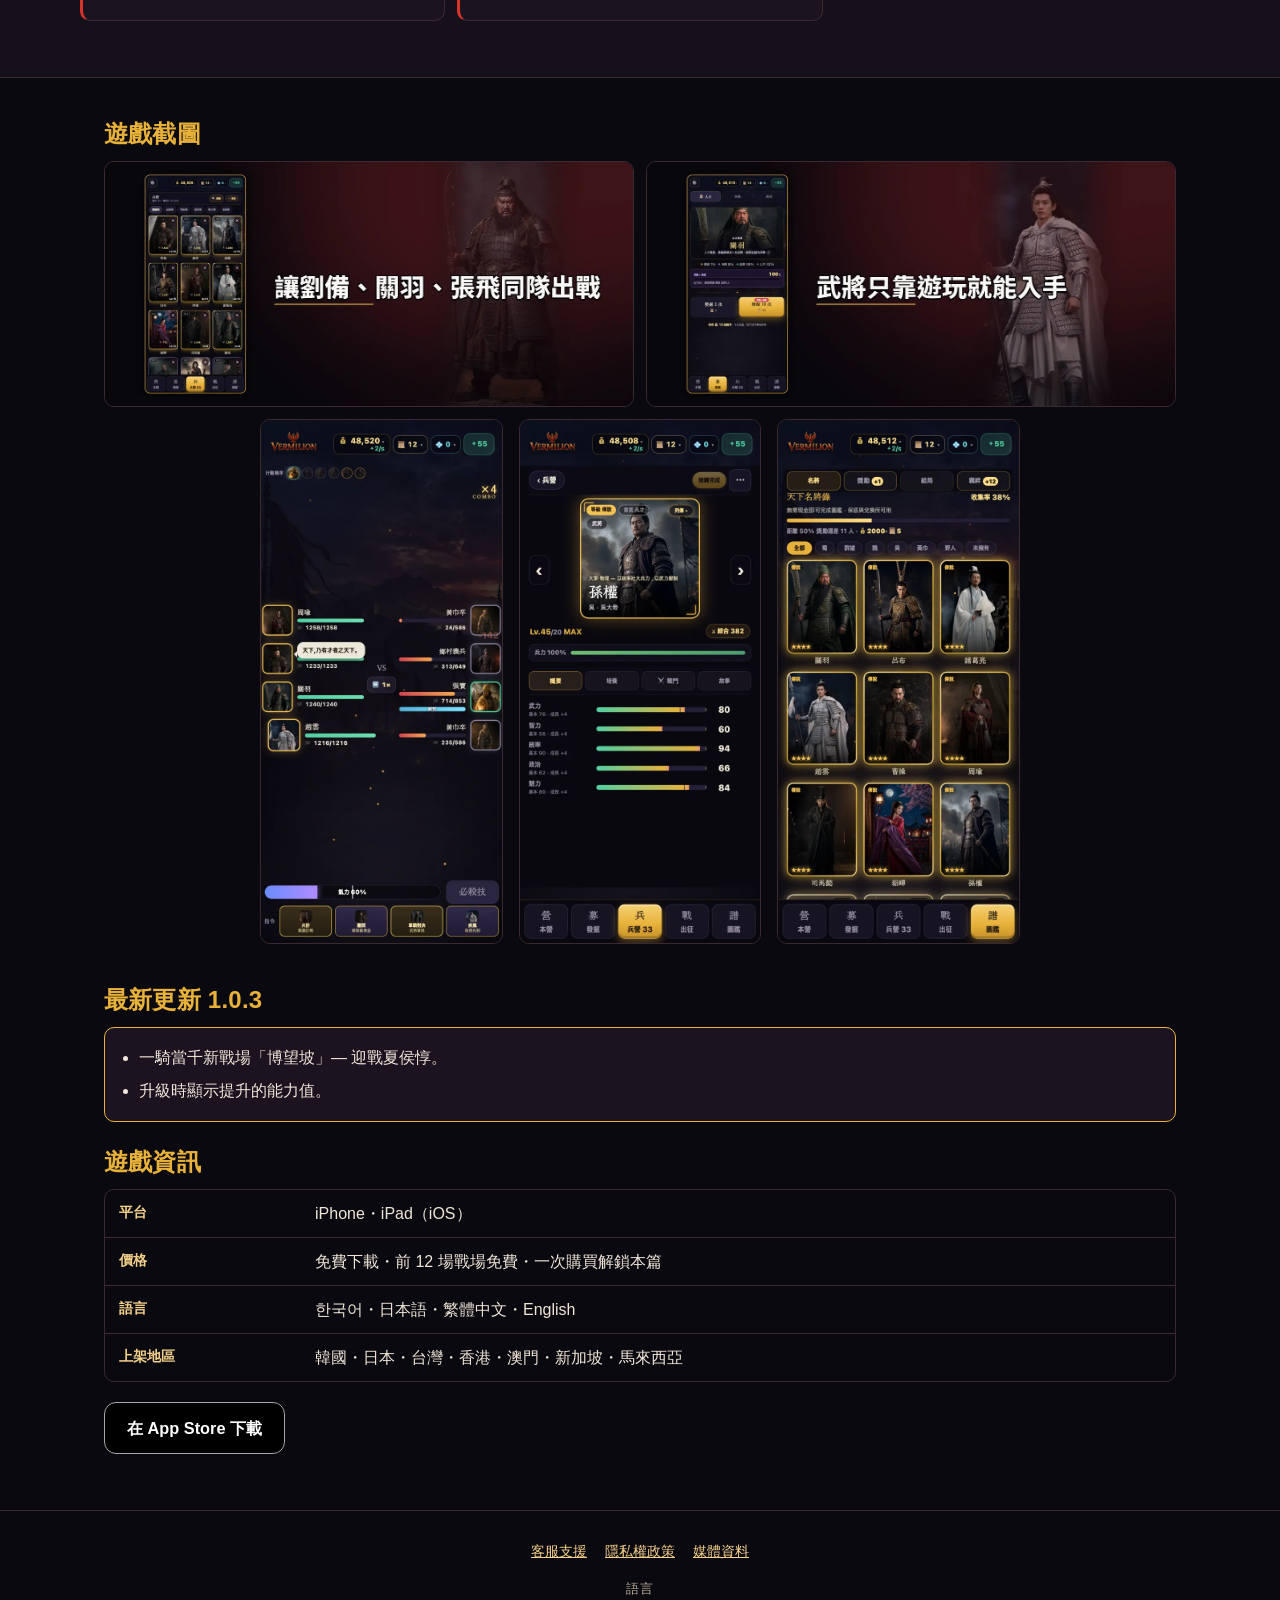
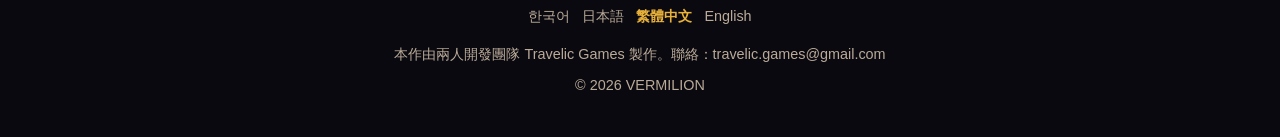
<file: zh-hant/index.html>
<!doctype html>
<html lang="zh-Hant">
<head>
<meta charset="utf-8">
<meta name="viewport" content="width=device-width, initial-scale=1">
<title>VERMILION 三國名將 — 無廣告三國遊戲・單機離線三國武將收集手遊（iPhone・iPad）</title>
<meta name="description" content="收集百位以上寫實肖像名將的三國武將收集 RPG 單機手遊。無廣告・無課金轉蛋・完全離線。所有武將皆可透過遊玩取得。前 12 場戰場（至官渡）免費，一次購買即可解鎖本篇。">
<meta name="theme-color" content="#0b0910">
<link rel="canonical" href="https://aucus.github.io/vermilion-game/zh-hant/">
<link rel="alternate" hreflang="ko" href="https://aucus.github.io/vermilion-game/">
<link rel="alternate" hreflang="ja" href="https://aucus.github.io/vermilion-game/ja/">
<link rel="alternate" hreflang="zh-Hant" href="https://aucus.github.io/vermilion-game/zh-hant/">
<link rel="alternate" hreflang="en" href="https://aucus.github.io/vermilion-game/en/">
<link rel="alternate" hreflang="x-default" href="https://aucus.github.io/vermilion-game/">
<meta property="og:type" content="website">
<meta property="og:site_name" content="VERMILION">
<meta property="og:title" content="VERMILION 三國名將 — 無廣告三國遊戲・單機離線三國武將收集手遊（iPhone・iPad）">
<meta property="og:description" content="收集百位以上寫實肖像名將的三國武將收集 RPG 單機手遊。無廣告・無課金轉蛋・完全離線。所有武將皆可透過遊玩取得。前 12 場戰場（至官渡）免費，一次購買即可解鎖本篇。">
<meta property="og:url" content="https://aucus.github.io/vermilion-game/zh-hant/">
<meta property="og:image" content="https://aucus.github.io/vermilion-game/img/shots/zh-hant/s1-hero.webp">
<meta property="og:image:width" content="1600">
<meta property="og:image:height" content="740">
<meta property="og:image:alt" content="VERMILION 主視覺 — 關羽・曹操・諸葛亮的寫實肖像與「天下尚未有主」字樣">
<meta property="og:locale" content="zh_TW">
<meta property="og:locale:alternate" content="ko_KR">
<meta property="og:locale:alternate" content="ja_JP">
<meta property="og:locale:alternate" content="en_US">
<meta name="twitter:card" content="summary_large_image">
<meta name="twitter:title" content="VERMILION 三國名將 — 無廣告三國遊戲・單機離線三國武將收集手遊（iPhone・iPad）">
<meta name="twitter:description" content="收集百位以上寫實肖像名將的三國武將收集 RPG 單機手遊。無廣告・無課金轉蛋・完全離線。所有武將皆可透過遊玩取得。前 12 場戰場（至官渡）免費，一次購買即可解鎖本篇。">
<meta name="twitter:image" content="https://aucus.github.io/vermilion-game/img/shots/zh-hant/s1-hero.webp">
<meta name="apple-itunes-app" content="app-id=6795466218">
<link rel="icon" type="image/png" href="../favicon.png">
<link rel="apple-touch-icon" href="../apple-touch-icon.png">
<link rel="stylesheet" href="../style.css">
<link rel="preload" as="image" href="../img/shots/zh-hant/s1-hero.webp" fetchpriority="high">
</head>
<body>
<a class="skip" href="#main">跳至主要內容</a>
<header class="topbar">
  <a class="brand" href="./"><img src="../img/icon.webp" width="32" height="32" alt="" decoding="async"><span>VERMILION</span></a>
  <nav class="topnav" aria-label="Sections"><a href="#features">特色</a><a href="#screenshots">截圖</a><a href="#news">最新消息</a><a href="../press/">媒體資料</a></nav>
  <nav class="langs" aria-label="Language"><a href="../" hreflang="ko" lang="ko">한국어</a><a href="../ja/" hreflang="ja" lang="ja">日本語</a><a href="../zh-hant/" hreflang="zh-Hant" lang="zh-Hant" aria-current="page">繁體中文</a><a href="../en/" hreflang="en" lang="en">English</a></nav>
</header>
<main id="main">
<section class="hero">
  <div class="hero-inner">
    <img class="wordmark" src="../img/wordmark.webp" width="900" height="600" alt="VERMILION" decoding="async">
    <h1>VERMILION 三國名將</h1>
    <p class="pitch">收集百位以上寫實名將，以一騎當千殺穿大軍。</p>
    <a class="store" href="https://apps.apple.com/app/id6795466218?pt=129231526&ct=web-zh&mt=8" rel="noopener"><span>在 App Store 下載</span></a>
    <p class="store-note">僅限 iPhone・iPad・免費下載</p>
    <ul class="badges"><li>無廣告</li><li>無課金轉蛋</li><li>單機離線</li></ul>
  </div>
  <figure class="keyart"><img src="../img/shots/zh-hant/s1-hero.webp" width="1600" height="740" alt="VERMILION 主視覺 — 關羽・曹操・諸葛亮的寫實肖像與「天下尚未有主」字樣" fetchpriority="high" decoding="async"></figure>
</section>

<div id="features" class="features">
<section class="feature" id="generals"><div class="feature-text"><h2>百位以上名將，寫實肖像呈現</h2><p>每位武將都有專屬特技與列傳。武將之間結下羈絆，便能喚醒隱藏的力量。</p></div><div class="feature-media"><img src="../img/shots/zh-hant/s5-detail.webp" width="1200" height="555" alt="武將詳情畫面 — 專屬特技與列傳" loading="lazy" decoding="async"></div></section><div class="gen-strip" role="list"><figure class="gen"><img src="../img/generals/guanyu.webp" width="480" height="720" alt="關羽的寫實肖像" loading="lazy" decoding="async"><figcaption>關羽</figcaption></figure><figure class="gen"><img src="../img/generals/caocao.webp" width="480" height="720" alt="曹操的寫實肖像" loading="lazy" decoding="async"><figcaption>曹操</figcaption></figure><figure class="gen"><img src="../img/generals/zhuge.webp" width="480" height="720" alt="諸葛亮的寫實肖像" loading="lazy" decoding="async"><figcaption>諸葛亮</figcaption></figure><figure class="gen"><img src="../img/generals/zhaoyun.webp" width="480" height="720" alt="趙雲的寫實肖像" loading="lazy" decoding="async"><figcaption>趙雲</figcaption></figure><figure class="gen"><img src="../img/generals/diaochan.webp" width="480" height="720" alt="貂蟬的寫實肖像" loading="lazy" decoding="async"><figcaption>貂蟬</figcaption></figure><figure class="gen"><img src="../img/generals/lubu.webp" width="480" height="720" alt="呂布的寫實肖像" loading="lazy" decoding="async"><figcaption>呂布</figcaption></figure><figure class="gen"><img src="../img/generals/sunshangxiang.webp" width="480" height="720" alt="孫尚香的寫實肖像" loading="lazy" decoding="async"><figcaption>孫尚香</figcaption></figure><figure class="gen"><img src="../img/generals/zhouyu.webp" width="480" height="720" alt="周瑜的寫實肖像" loading="lazy" decoding="async"><figcaption>周瑜</figcaption></figure></div><section class="feature flip" id="action"><div class="feature-text"><h2>一騎當千 — 一將殺穿千軍萬馬</h2><p>親自操控一名武將，殺入敵陣的動作模式。每局約 2 分 30 秒，共 7 個戰場，可選擇難度等級。</p></div><div class="feature-media"><img src="../img/action-mode.webp" width="900" height="1350" alt="一騎當千模式 — 武將劃出火焰軌跡，殺入敵軍之中" loading="lazy" decoding="async" class="tall"></div></section><section class="feature" id="codex"><div class="feature-text"><h2>圖鑑與演武場</h2><p>收集到的武將與肖像都會記錄在圖鑑中。演武場裡還有單挑、問答等小遊戲。</p></div><div class="feature-media"><img src="../img/shots/zh-hant/s6-codex.webp" width="1200" height="555" alt="圖鑑畫面 — 收集的武將與肖像" loading="lazy" decoding="async"></div></section>
</div>

<section class="promise" aria-labelledby="promise-h">
  <h2 id="promise-h">我們的承諾</h2>
  <ul><li><h3>無廣告</h3><p>遊玩過程中完全不會出現廣告。</p></li><li><h3>無課金轉蛋</h3><p>招募武將只使用遊玩獲得的資源，沒有以現金購買抽取的機制，也沒有訂閱。</p></li><li><h3>全武將皆可遊玩取得</h3><p>雖有輔助養成的選購道具，但所有武將都能只靠遊玩取得。</p></li><li><h3>完全離線</h3><p>不需帳號，也沒有伺服器。存檔只保存在你的裝置上。</p></li><li><h3>先玩再決定</h3><p>免費下載。前 12 場戰場（至官渡）免費，一次購買即可解鎖本篇戰役。</p></li></ul>
</section>

<section class="gallery" id="screenshots" aria-labelledby="shots-h">
  <h2 id="shots-h">遊戲截圖</h2>
  <div class="grid-land"><figure><img src="../img/shots/zh-hant/s3-barracks.webp" width="1200" height="555" alt="兵營畫面 — 劉備・關羽・張飛同組一隊" loading="lazy" decoding="async"></figure><figure><img src="../img/shots/zh-hant/s7-collect.webp" width="1200" height="555" alt="人才招募畫面 — 名將只靠遊玩就能收集" loading="lazy" decoding="async"></figure></div>
  <div class="grid-port"><figure><img src="../img/shots/zh-hant/p-04-battle.webp" width="600" height="1304" alt="遊戲畫面：戰鬥" loading="lazy" decoding="async"></figure><figure><img src="../img/shots/zh-hant/p-01-general-detail.webp" width="600" height="1304" alt="遊戲畫面：武將詳情" loading="lazy" decoding="async"></figure><figure><img src="../img/shots/zh-hant/p-07-codex.webp" width="600" height="1304" alt="遊戲畫面：圖鑑" loading="lazy" decoding="async"></figure></div>
</section>

<!-- NEWS BLOCK: edit only this section for update notes -->
<section class="news" id="news" aria-labelledby="news-h">
  <h2 id="news-h">最新更新 1.0.3</h2>
  <ul><li>一騎當千新戰場「博望坡」— 迎戰夏侯惇。</li><li>升級時顯示提升的能力值。</li></ul>
</section>
<!-- /NEWS BLOCK -->

<section class="facts" aria-labelledby="facts-h">
  <h2 id="facts-h">遊戲資訊</h2>
  <dl><div><dt>平台</dt><dd>iPhone・iPad（iOS）</dd></div><div><dt>價格</dt><dd>免費下載・前 12 場戰場免費・一次購買解鎖本篇</dd></div><div><dt>語言</dt><dd>한국어・日本語・繁體中文・English</dd></div><div><dt>上架地區</dt><dd>韓國・日本・台灣・香港・澳門・新加坡・馬來西亞</dd></div></dl>
  <a class="store" href="https://apps.apple.com/app/id6795466218?pt=129231526&ct=web-zh&mt=8" rel="noopener"><span>在 App Store 下載</span></a>
</section>
</main>
<footer class="footer">
  <nav class="footlinks" aria-label="Links"><a href="https://aucus.github.io/vermilion-legal/" rel="noopener">客服支援</a><a href="https://aucus.github.io/vermilion-legal/privacy-policy.html" rel="noopener">隱私權政策</a><a href="../press/">媒體資料</a></nav>
  <p class="lang-h">語言</p>
  <nav class="langs foot" aria-label="Language"><a href="../" hreflang="ko" lang="ko">한국어</a><a href="../ja/" hreflang="ja" lang="ja">日本語</a><a href="../zh-hant/" hreflang="zh-Hant" lang="zh-Hant" aria-current="page">繁體中文</a><a href="../en/" hreflang="en" lang="en">English</a></nav>
  <p class="note">本作由兩人開發團隊 Travelic Games 製作。聯絡：travelic.games@gmail.com</p>
  <p class="copy">© 2026 VERMILION</p>
</footer>
</body>
</html>
</file>
<file: style.css>
/* VERMILION official site — system fonts only, no external resources */
:root {
  --bg: #0b0910;
  --bg2: #15101a;
  --panel: #1b1320;
  --line: #3a2a2f;
  --text: #efe6d8;
  --muted: #b9ab98;
  --gold: #e8b23a;
  --gold-soft: #f3d08a;
  --red: #d8342a;
  --red-deep: #7a1a17;
  --radius: 14px;
  --pad: 16px;
  --font: -apple-system, BlinkMacSystemFont, "Segoe UI", "Hiragino Sans", "Hiragino Kaku Gothic ProN",
    "Apple SD Gothic Neo", "Malgun Gothic", "PingFang TC", "Microsoft JhengHei", "Noto Sans CJK",
    Roboto, "Helvetica Neue", Arial, sans-serif;
  color-scheme: dark;
}
*, *::before, *::after { box-sizing: border-box; }
html { -webkit-text-size-adjust: 100%; scroll-behavior: smooth; }
body {
  margin: 0;
  background: var(--bg);
  color: var(--text);
  font-family: var(--font);
  font-size: 16px;
  line-height: 1.7;
  overflow-x: hidden;
  word-break: keep-all;
  overflow-wrap: anywhere;
}
:lang(ja) body, body:lang(ja), :lang(zh-Hant) { word-break: normal; }
img { max-width: 100%; height: auto; display: block; }
a { color: var(--gold-soft); }
a:focus-visible, .store:focus-visible { outline: 2px solid var(--gold); outline-offset: 3px; }
h1, h2, h3 { line-height: 1.3; margin: 0 0 .5em; }
h2 { font-size: 1.5rem; color: var(--gold); letter-spacing: .01em; }
h3 { font-size: 1.05rem; color: var(--gold-soft); }
p { margin: 0 0 1em; }
.skip { position: absolute; left: -9999px; }
.skip:focus { left: var(--pad); top: 8px; z-index: 10; background: var(--gold); color: #000; padding: 6px 10px; border-radius: 6px; }

/* top bar */
.topbar {
  position: sticky; top: 0; z-index: 5;
  display: flex; flex-wrap: wrap; align-items: center; gap: 6px 16px;
  padding: 10px var(--pad);
  background: rgba(11, 9, 16, .92);
  border-bottom: 1px solid var(--line);
  -webkit-backdrop-filter: blur(8px); backdrop-filter: blur(8px);
}
.brand { display: flex; align-items: center; gap: 8px; color: var(--text); text-decoration: none; font-weight: 700; letter-spacing: .12em; }
.brand img { border-radius: 8px; }
.topnav { display: none; gap: 16px; }
.topnav a, .langs a { color: var(--muted); text-decoration: none; font-size: .9rem; }
.topnav a:hover, .langs a:hover { color: var(--gold-soft); }
.langs { display: flex; flex-wrap: wrap; gap: 4px 12px; margin-left: auto; }
.langs a[aria-current="page"] { color: var(--gold); font-weight: 700; }

/* hero */
.hero {
  position: relative;
  padding: 32px var(--pad) 24px;
  background:
    radial-gradient(ellipse at 50% 0%, rgba(216, 52, 42, .28), rgba(11, 9, 16, 0) 65%),
    linear-gradient(180deg, #1a0d12 0%, var(--bg) 100%);
  text-align: center;
}
.hero-inner { max-width: 760px; margin: 0 auto; }
.wordmark { width: min(420px, 82%); margin: 0 auto -8px; }
.hero h1 { font-size: 1.6rem; margin: 0 0 .4em; }
.pitch { color: var(--muted); font-size: 1.05rem; }
.store {
  display: inline-flex; align-items: center; gap: 10px;
  min-height: 52px; padding: 10px 22px;
  background: #000; color: #fff; text-decoration: none;
  border: 1px solid #a6a6a6; border-radius: 12px;
  font-weight: 600; font-size: 1.02rem;
}
.store:hover { border-color: var(--gold); }
.store.small { min-height: 44px; padding: 8px 16px; font-size: .95rem; }
.store-note { color: var(--muted); font-size: .85rem; margin: 8px 0 0; }
.badges { list-style: none; padding: 0; margin: 18px 0 0; display: flex; flex-wrap: wrap; justify-content: center; gap: 8px; }
.badges li {
  border: 1px solid var(--gold); color: var(--gold-soft);
  padding: 4px 12px; border-radius: 999px; font-size: .9rem; background: rgba(232, 178, 58, .08);
}
.keyart { margin: 28px auto 0; max-width: 1200px; }
.keyart img { border-radius: var(--radius); border: 1px solid var(--line); box-shadow: 0 20px 60px rgba(0, 0, 0, .6); }

/* features */
.features { max-width: 1120px; margin: 0 auto; padding: 24px var(--pad); }
.feature { display: grid; grid-template-columns: minmax(0, 1fr); gap: 18px; padding: 32px 0; border-top: 1px solid var(--line); align-items: center; }
.feature:first-child { border-top: 0; }
.feature > * { min-width: 0; }
.feature-text p { color: var(--text); opacity: .92; font-size: 1.02rem; }
.feature-media img { border-radius: var(--radius); border: 1px solid var(--line); }
.feature-media img.tall { max-height: 560px; width: auto; margin: 0 auto; }
.feature h2::before {
  content: ""; display: block; width: 36px; height: 3px; margin-bottom: 12px;
  background: linear-gradient(90deg, var(--red), var(--gold));
}
.gen-strip { display: grid; grid-template-columns: repeat(4, minmax(0, 1fr)); gap: 8px; padding-bottom: 24px; }
.gen { margin: 0; }
.gen img { border-radius: 10px; border: 1px solid var(--line); aspect-ratio: 2 / 3; object-fit: cover; width: 100%; }
.gen figcaption { text-align: center; font-size: .85rem; color: var(--muted); margin-top: 4px; }

/* promise */
.promise { background: var(--bg2); border-block: 1px solid var(--line); padding: 40px var(--pad); }
.promise h2, .promise ul { max-width: 1120px; margin-left: auto; margin-right: auto; }
.promise ul { list-style: none; padding: 0; display: grid; gap: 12px; }
.promise li { background: var(--panel); border: 1px solid var(--line); border-left: 3px solid var(--red); border-radius: 10px; padding: 14px 16px; }
.promise li p { margin: 0; color: var(--muted); }

/* gallery */
.gallery { max-width: 1120px; margin: 0 auto; padding: 40px var(--pad); }
.gallery figure { margin: 0; }
.gallery img { border-radius: 10px; border: 1px solid var(--line); width: 100%; }
.grid-land { display: grid; gap: 12px; }
.grid-port { display: grid; grid-template-columns: repeat(3, minmax(0, 1fr)); gap: 10px; margin-top: 12px; }

/* news & facts */
.news, .facts { max-width: 1120px; margin: 0 auto 24px; padding: 0 var(--pad); }
.news ul { margin: 0; padding: 16px 16px 16px 34px; background: var(--panel); border: 1px solid var(--gold); border-radius: 10px; }
.news li + li { margin-top: 6px; }
.facts { padding-bottom: 32px; }
.facts dl, .sheet { margin: 0 0 20px; display: grid; gap: 0; border: 1px solid var(--line); border-radius: 10px; overflow: hidden; }
.facts dl > div, .sheet > div { display: grid; grid-template-columns: 1fr; gap: 2px 16px; padding: 10px 14px; border-top: 1px solid var(--line); }
.facts dl > div:first-child, .sheet > div:first-child { border-top: 0; }
dt { color: var(--gold-soft); font-weight: 600; font-size: .9rem; }
dd { margin: 0; }

/* footer */
.footer { border-top: 1px solid var(--line); padding: 28px var(--pad) 40px; text-align: center; color: var(--muted); font-size: .9rem; }
.footlinks { display: flex; flex-wrap: wrap; justify-content: center; gap: 6px 18px; margin-bottom: 14px; }
.footer .langs { justify-content: center; margin: 0 0 14px; }
.lang-h { margin: 0 0 4px; font-size: .8rem; letter-spacing: .08em; }
.note { margin: 0 0 6px; }
.copy { margin: 0; }

/* press */
.press { max-width: 960px; margin: 0 auto; padding: 24px var(--pad) 40px; }
.press-head { display: grid; gap: 16px; align-items: start; margin-bottom: 24px; }
.press-head img { border-radius: 24px; width: 112px; }
.press-head h1 { font-size: 1.6rem; color: var(--gold); }
.small-print { color: var(--muted); font-size: .88rem; margin: 6px 0 0; }
.press-block { padding: 24px 0; border-top: 1px solid var(--line); }
.press .topnav { display: flex; }

@media (min-width: 720px) {
  :root { --pad: 24px; }
  .topnav { display: flex; }
  .hero { padding-top: 48px; }
  .hero h1 { font-size: 2.1rem; }
  .feature { grid-template-columns: 1fr 1.25fr; gap: 40px; padding: 48px 0; }
  .feature.flip .feature-text { order: 2; }
  .gen-strip { grid-template-columns: repeat(8, minmax(0, 1fr)); }
  .promise ul { grid-template-columns: repeat(2, minmax(0, 1fr)); }
  .grid-land { grid-template-columns: repeat(2, minmax(0, 1fr)); }
  .grid-port { max-width: 760px; margin-left: auto; margin-right: auto; gap: 16px; }
  .facts dl > div, .sheet > div { grid-template-columns: 180px 1fr; }
  .press-head { grid-template-columns: 128px 1fr; }
  .press-head img { width: 128px; }
}
@media (min-width: 1040px) {
  .promise ul { grid-template-columns: repeat(3, minmax(0, 1fr)); }
}
@media (prefers-reduced-motion: reduce) { html { scroll-behavior: auto; } }
</file>
